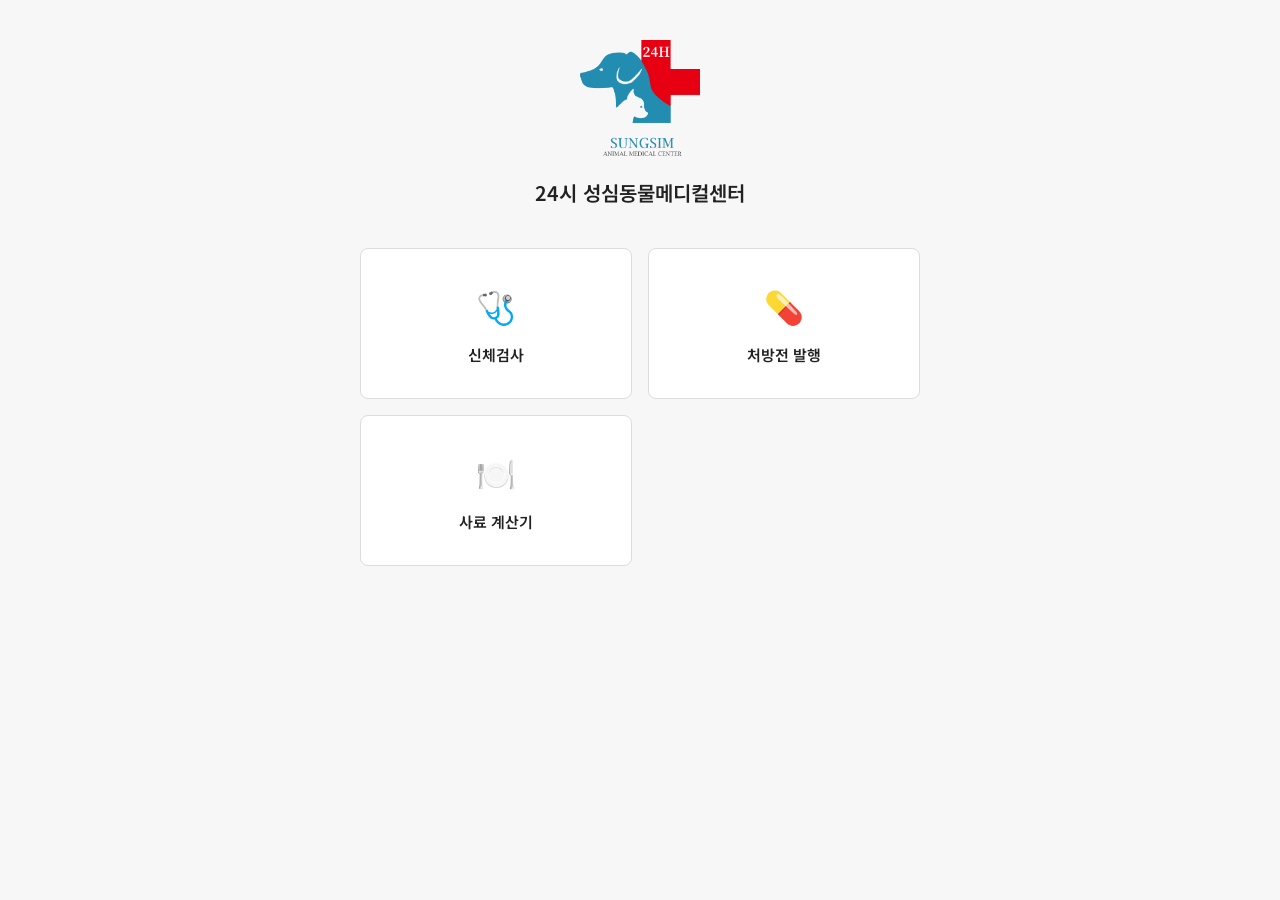
<file: index.html>
<!DOCTYPE html>
<html lang="ko">
<head>
<meta charset="UTF-8">
<meta name="viewport" content="width=device-width, initial-scale=1.0">
<title>24시 성심동물메디컬센터</title>

<link rel="apple-touch-icon" href="로고_사진.png">
<link rel="manifest" href="manifest.json">
<meta name="apple-mobile-web-app-capable" content="yes">
<meta name="apple-mobile-web-app-status-bar-style" content="default">
<meta name="apple-mobile-web-app-title" content="성심EMR">

<link rel="stylesheet" href="css/common.css">

<style>
  /* 홈 화면 전용 레이아웃 */
  .hub-container { padding: 40px 20px; max-width: 600px; margin: 0 auto; }
  .hub-header { text-align: center; margin-bottom: 40px; }
  .hub-logo { width: 120px; margin-bottom: 16px; }
  .hub-title { font-size: 20px; font-weight: 600; color: var(--ink); }
  
  /* 메뉴 그리드: 항목이 2개이므로 깔끔하게 배치 */
  .menu-grid { display: grid; grid-template-columns: repeat(2, 1fr); gap: 16px; }
  .menu-card { 
    background: var(--canvas); border: 1px solid var(--hairline); border-radius: var(--r); 
    padding: 32px 16px; text-align: center; text-decoration: none; color: var(--ink);
    transition: all 0.2s; display: flex; flex-direction: column; align-items: center; gap: 12px;
  }
  .menu-card:hover { border-color: var(--primary); box-shadow: 0 4px 12px rgba(30,140,170,0.1); transform: translateY(-2px); }
  .menu-icon { font-size: 32px; }
  .menu-title { font-size: 15px; font-weight: 600; }
  
  /* 모바일 대응 */
  @media(max-width: 400px) {
    .menu-grid { grid-template-columns: 1fr; }
  }
</style>
</head>
<body>

<div class="hub-container">
  <div class="hub-header">
    <img src="로고_사진.png" alt="성심동물의료센터" class="hub-logo">
    <!-- 수정된 부분: 중복된 <h1> 태그와 괄호 오타를 수정함 -->
    <h1 class="hub-title">24시 성심동물메디컬센터</h1>
  </div>

  <div class="menu-grid">
    <a href="modules/physical_exam.html" class="menu-card">
      <span class="menu-icon">🩺</span>
      <span class="menu-title">신체검사</span>
    </a>
    
    <a href="modules/prescription.html" class="menu-card">
      <span class="menu-icon">💊</span>
      <span class="menu-title">처방전 발행</span>
    </a>
    
    <a href="modules/feed_calculator.html" class="menu-card">
      <span class="menu-icon">🍽️</span>
      <span class="menu-title">사료 계산기</span>
    </a>
  </div>
</div>

</body>
</html>
</file>
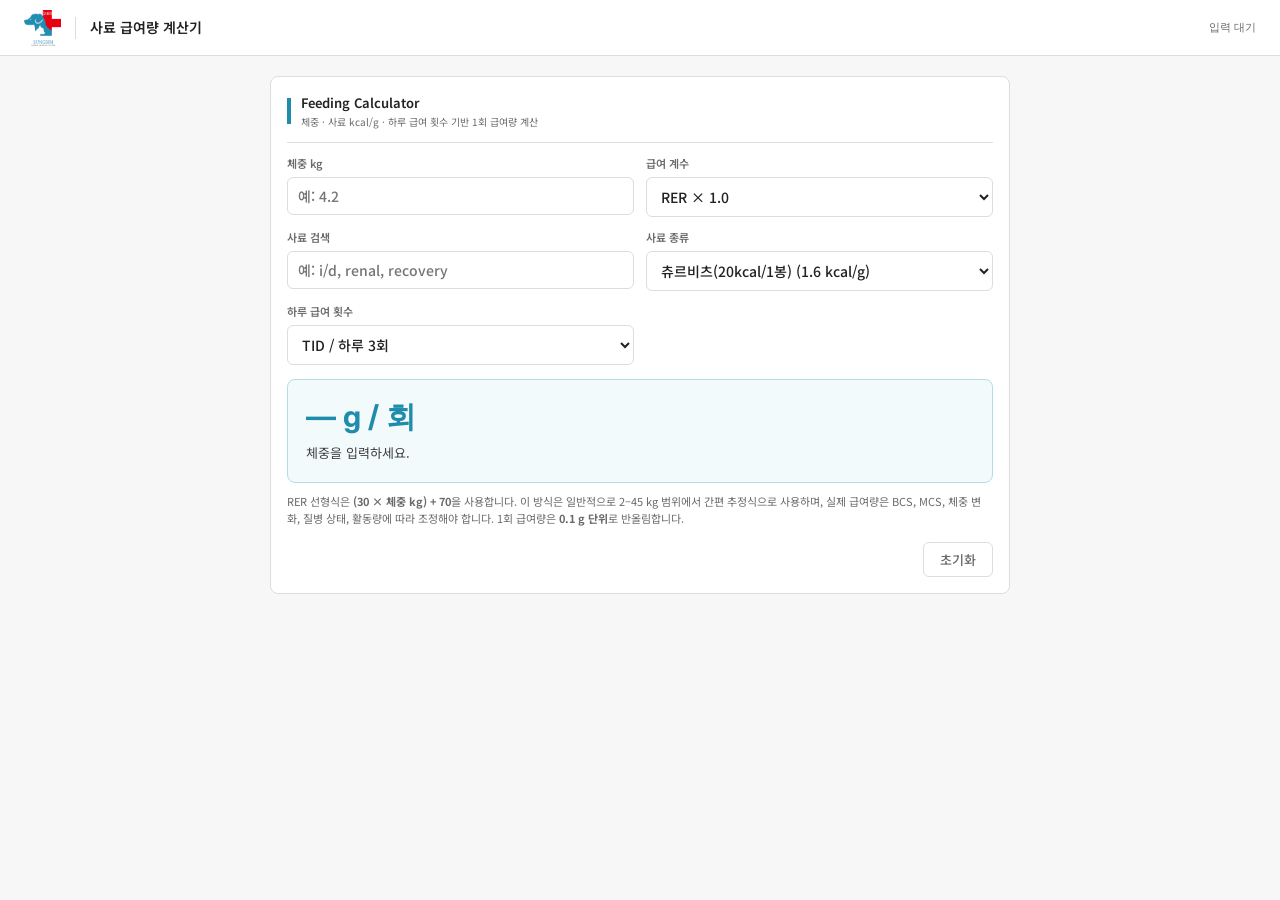
<file: modules/feed_calculator.html>
<!DOCTYPE html>
<html lang="ko">
<head>
<meta charset="UTF-8">
<meta name="viewport" content="width=device-width, initial-scale=1.0">
<title>사료 급여량 계산기 — 성심동물의료센터 EMR</title>
<link rel="apple-touch-icon" href="../로고_사진.png">
<link rel="manifest" href="../manifest.json">
<link rel="stylesheet" href="../css/common.css">
<style>
  .calc-card {
    background: var(--canvas);
    border: 1px solid var(--hairline);
    border-radius: var(--r);
    padding: 16px;
    margin-bottom: 14px;
  }
  .calc-grid {
    display: grid;
    grid-template-columns: 1fr 1fr;
    gap: 12px;
  }
  .calc-field {
    display: flex;
    flex-direction: column;
    gap: 5px;
  }
  .calc-field label {
    font-size: 11px;
    color: var(--muted);
    font-weight: 600;
  }
  .calc-field input,
  .calc-field select {
    background: var(--canvas);
    border: 1px solid var(--hairline);
    color: var(--ink);
    font-family: var(--sans);
    font-size: 14px;
    font-weight: 500;
    padding: 8px 10px;
    border-radius: var(--ri);
    outline: none;
  }
  .calc-field input:focus,
  .calc-field select:focus {
    border-color: var(--primary);
    box-shadow: 0 0 0 2px rgba(30,140,170,.12);
  }
  .result-box {
    background: var(--primary-soft);
    border: 1px solid var(--primary-mid);
    border-radius: var(--r);
    padding: 18px;
    margin-top: 14px;
  }
  .result-main {
    font-size: 30px;
    font-weight: 700;
    color: var(--primary);
    font-family: var(--mono);
    line-height: 1.2;
  }
  .result-sub {
    margin-top: 8px;
    font-size: 13px;
    color: var(--body-c);
    line-height: 1.7;
  }
  .warn {
    background: var(--alert-light);
    border: 1px solid var(--alert-mid);
    color: var(--alert);
    border-radius: var(--ri);
    padding: 10px;
    font-size: 12px;
    line-height: 1.6;
    margin-top: 12px;
    display: none;
  }
  .small-note {
    color: var(--muted);
    font-size: 11px;
    line-height: 1.6;
    margin-top: 10px;
  }
  @media(max-width:580px) {
    .calc-grid { grid-template-columns: 1fr; }
    .result-main { font-size: 25px; }
  }
</style>
</head>
<body>
<header class="app-header">
  <a href="../index.html" class="hdr-left">
    <img src="../로고_사진.png" alt="성심동물의료센터" class="hdr-logo">
    <span class="hdr-div"></span>
    <span class="hdr-title">사료 급여량 계산기</span>
  </a>
  <div class="hdr-right">
    <span class="prog-text" id="statusText">입력 대기</span>
  </div>
</header>

<main class="page">
  <section class="calc-card">
    <div class="sc-hdr" style="padding:0 0 12px 0; border-bottom:1px solid var(--hairline); margin-bottom:12px;">
      <div class="sc-bar"></div>
      <div>
        <div class="sc-tt">Feeding Calculator</div>
        <div class="sc-sub">체중 · 사료 kcal/g · 하루 급여 횟수 기반 1회 급여량 계산</div>
      </div>
    </div>

    <div class="calc-grid">
      <div class="calc-field">
        <label for="bodyWeight">체중 kg</label>
        <input id="bodyWeight" type="number" inputmode="decimal" min="0" step="0.01" placeholder="예: 4.2">
      </div>

      <div class="calc-field">
        <label for="factor">급여 계수</label>
        <select id="factor">
          <option value="1" selected>RER × 1.0</option>
          <option value="1.2">RER × 1.2</option>
          <option value="1.4">RER × 1.4</option>
          <option value="1.6">RER × 1.6</option>
          <option value="1.8">RER × 1.8</option>
          <option value="2">RER × 2.0</option>
          <option value="2.5">RER × 2.5</option>
          <option value="3">RER × 3.0</option>
        </select>
      </div>

      <div class="calc-field">
        <label for="feedSearch">사료 검색</label>
        <input id="feedSearch" type="text" placeholder="예: i/d, renal, recovery">
      </div>

      <div class="calc-field">
        <label for="feedSelect">사료 종류</label>
        <select id="feedSelect"></select>
      </div>

      <div class="calc-field">
        <label for="frequency">하루 급여 횟수</label>
        <select id="frequency">
          <option value="1">SID / 하루 1회</option>
          <option value="2">BID / 하루 2회</option>
          <option value="3" selected>TID / 하루 3회</option>
          <option value="4">QID / 하루 4회</option>
          <option value="5">하루 5회</option>
          <option value="6">하루 6회</option>
        </select>
      </div>
    </div>

    <div class="result-box">
      <div class="result-main" id="mainResult">— g / 회</div>
      <div class="result-sub" id="subResult">체중, 사료, 급여 횟수를 입력하면 계산됩니다.</div>
    </div>

    <div class="warn" id="warnBox"></div>

    <div class="small-note">
      RER 선형식은 <b>(30 × 체중 kg) + 70</b>을 사용합니다. 이 방식은 일반적으로 2–45 kg 범위에서 간편 추정식으로 사용하며, 실제 급여량은 BCS, MCS, 체중 변화, 질병 상태, 활동량에 따라 조정해야 합니다. 1회 급여량은 <b>0.1 g 단위</b>로 반올림합니다.
    </div>

    <div class="btn-row" style="justify-content:flex-end; margin-top:14px;">
      <button class="btn btn-ghost" id="resetBtn">초기화</button>
    </div>
  </section>
</main>

<script src="../js/feed_data.js"></script>
<script>
const ROUND_UNIT = 0.1;

const els = {
  bodyWeight: document.getElementById('bodyWeight'),
  factor: document.getElementById('factor'),
  feedSearch: document.getElementById('feedSearch'),
  feedSelect: document.getElementById('feedSelect'),
  frequency: document.getElementById('frequency'),
  mainResult: document.getElementById('mainResult'),
  subResult: document.getElementById('subResult'),
  warnBox: document.getElementById('warnBox'),
  statusText: document.getElementById('statusText'),
  resetBtn: document.getElementById('resetBtn')
};

function roundTo(value, unit) {
  if (!unit || unit <= 0) return value;
  return Math.round(value / unit) * unit;
}

function formatNumber(value, digits = 1) {
  if (!Number.isFinite(value)) return '—';
  const fixed = value.toFixed(digits);
  return fixed.replace(/\.0$/, '');
}

function getRER(weightKg) {
  return (30 * weightKg) + 70;
}

function getFilteredFeeds() {
  const q = els.feedSearch.value.trim().toLowerCase();
  if (!q) return FEED_LIST;
  return FEED_LIST.filter(feed => feed.name.toLowerCase().includes(q));
}

function renderFeedOptions() {
  const selected = els.feedSelect.value;
  const list = getFilteredFeeds();
  els.feedSelect.innerHTML = '';

  if (list.length === 0) {
    const opt = document.createElement('option');
    opt.value = '';
    opt.textContent = '검색 결과 없음';
    els.feedSelect.appendChild(opt);
    calculate();
    return;
  }

  list.forEach(feed => {
    const opt = document.createElement('option');
    opt.value = feed.name;
    opt.textContent = `${feed.name} (${feed.kcalPerGram} kcal/g)`;
    els.feedSelect.appendChild(opt);
  });

  if ([...els.feedSelect.options].some(option => option.value === selected)) {
    els.feedSelect.value = selected;
  }

  calculate();
}

function getSelectedFeed() {
  return FEED_LIST.find(feed => feed.name === els.feedSelect.value);
}

function calculate() {
  const weight = Number(els.bodyWeight.value);
  const factor = Number(els.factor.value);
  const feed = getSelectedFeed();
  const frequency = Number(els.frequency.value);

  els.warnBox.style.display = 'none';
  els.warnBox.textContent = '';

  if (!weight || weight <= 0) {
    els.mainResult.textContent = '— g / 회';
    els.subResult.textContent = '체중을 입력하세요.';
    els.statusText.textContent = '입력 대기';
    return;
  }

  if (!feed || !frequency || frequency <= 0) {
    els.mainResult.textContent = '— g / 회';
    els.subResult.textContent = '사료와 급여 횟수를 확인하세요.';
    els.statusText.textContent = '입력 대기';
    return;
  }

  const rer = getRER(weight);
  const dailyKcal = rer * factor;
  const dailyGram = dailyKcal / feed.kcalPerGram;
  const perMealRaw = dailyGram / frequency;
  const perMealRounded = roundTo(perMealRaw, ROUND_UNIT);
  const dailyGramRounded = perMealRounded * frequency;
  const dailyKcalRounded = dailyGramRounded * feed.kcalPerGram;

  els.mainResult.textContent = `${formatNumber(perMealRounded, 1)} g / 회`;
  els.subResult.innerHTML =
    `하루 총량 <b>${formatNumber(dailyGramRounded, 1)} g/day</b> · ` +
    `약 <b>${formatNumber(dailyKcalRounded, 0)} kcal/day</b><br>` +
    `RER ${formatNumber(rer, 0)} kcal/day × ${factor} · ` +
    `${feed.name} · ${feed.kcalPerGram} kcal/g · 하루 ${frequency}회`;

  const diff = Math.abs(dailyKcalRounded - dailyKcal);
  if (diff >= 10) {
    els.warnBox.style.display = 'block';
    els.warnBox.textContent = `반올림 때문에 목표 열량과 약 ${formatNumber(diff, 0)} kcal/day 차이가 납니다.`;
  }

  els.statusText.textContent = '계산 완료';
}

function resetAll() {
  els.bodyWeight.value = '';
  els.factor.value = '1';
  els.feedSearch.value = '';
  els.frequency.value = '3';
  renderFeedOptions();
  calculate();
}

[els.bodyWeight, els.factor, els.feedSelect, els.frequency].forEach(el => {
  el.addEventListener('input', calculate);
});

els.feedSearch.addEventListener('input', renderFeedOptions);
els.resetBtn.addEventListener('click', resetAll);

renderFeedOptions();
</script>
</body>
</html>
</file>
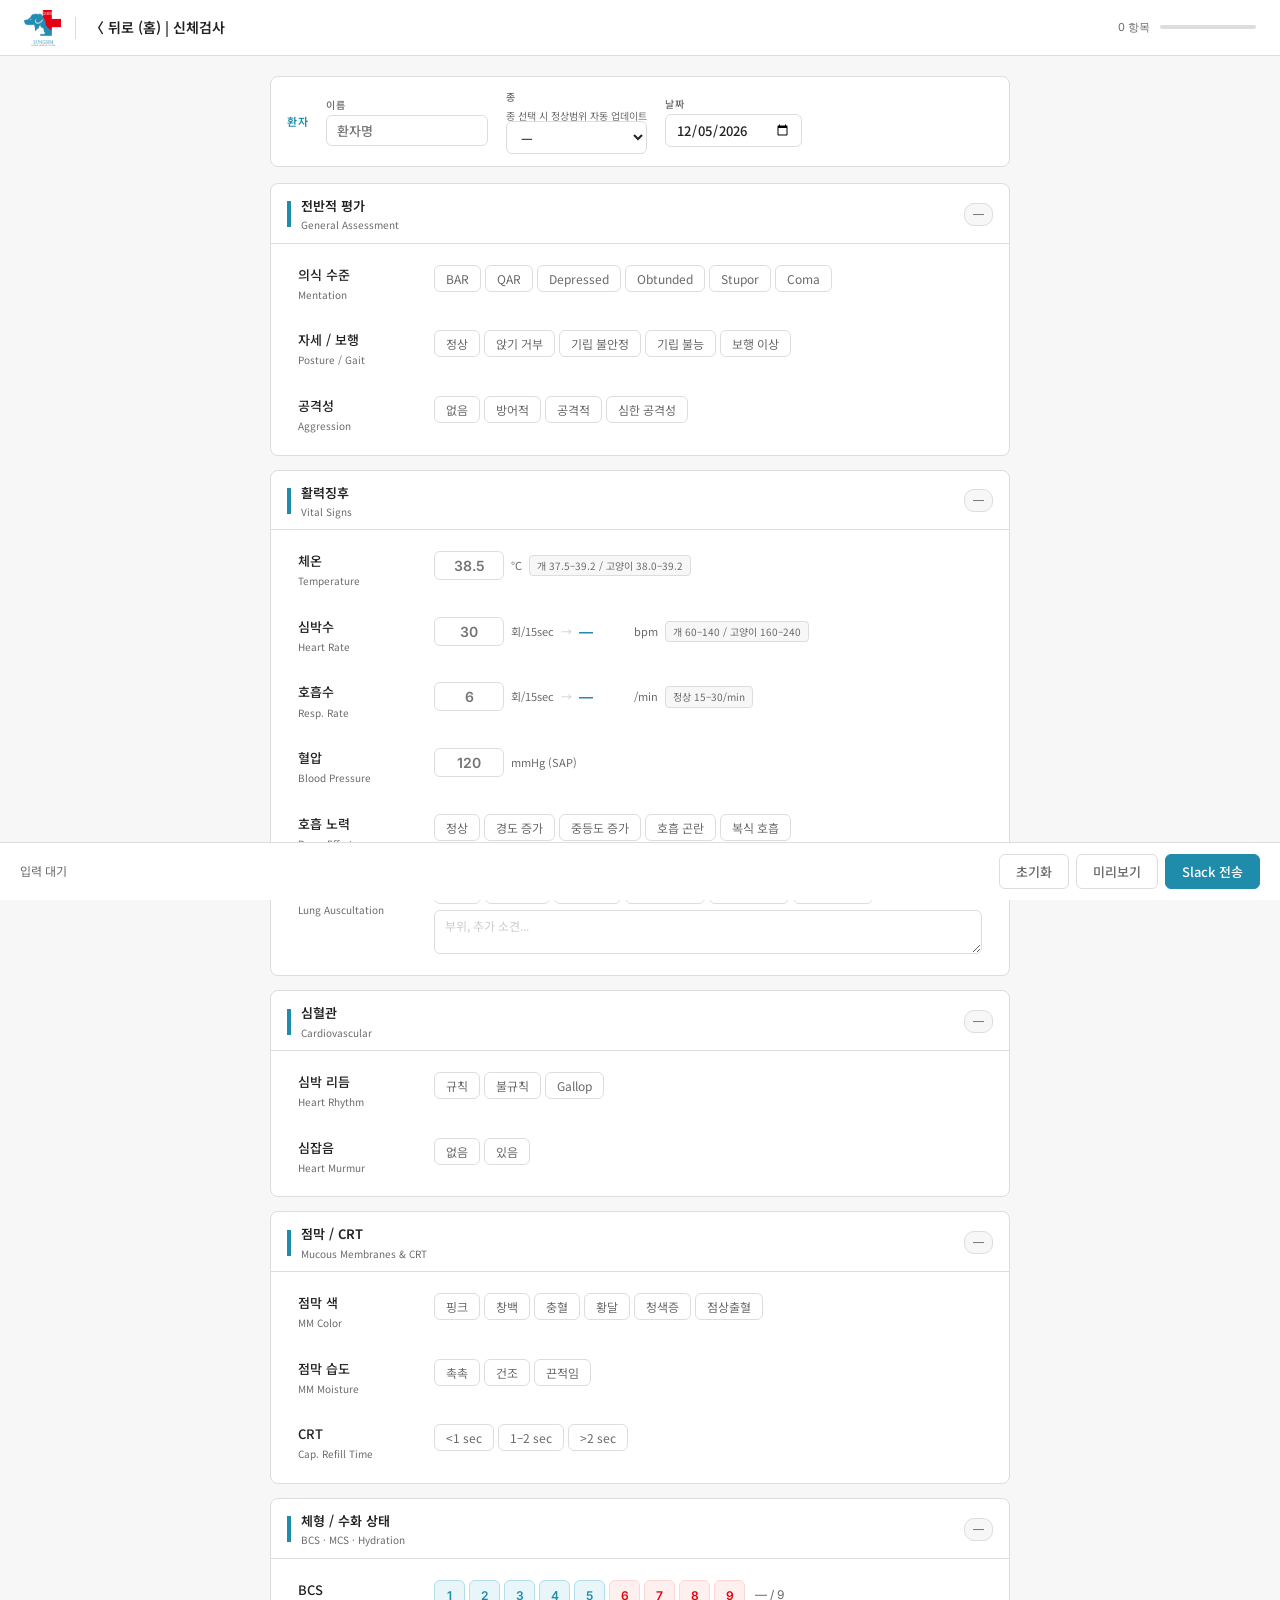
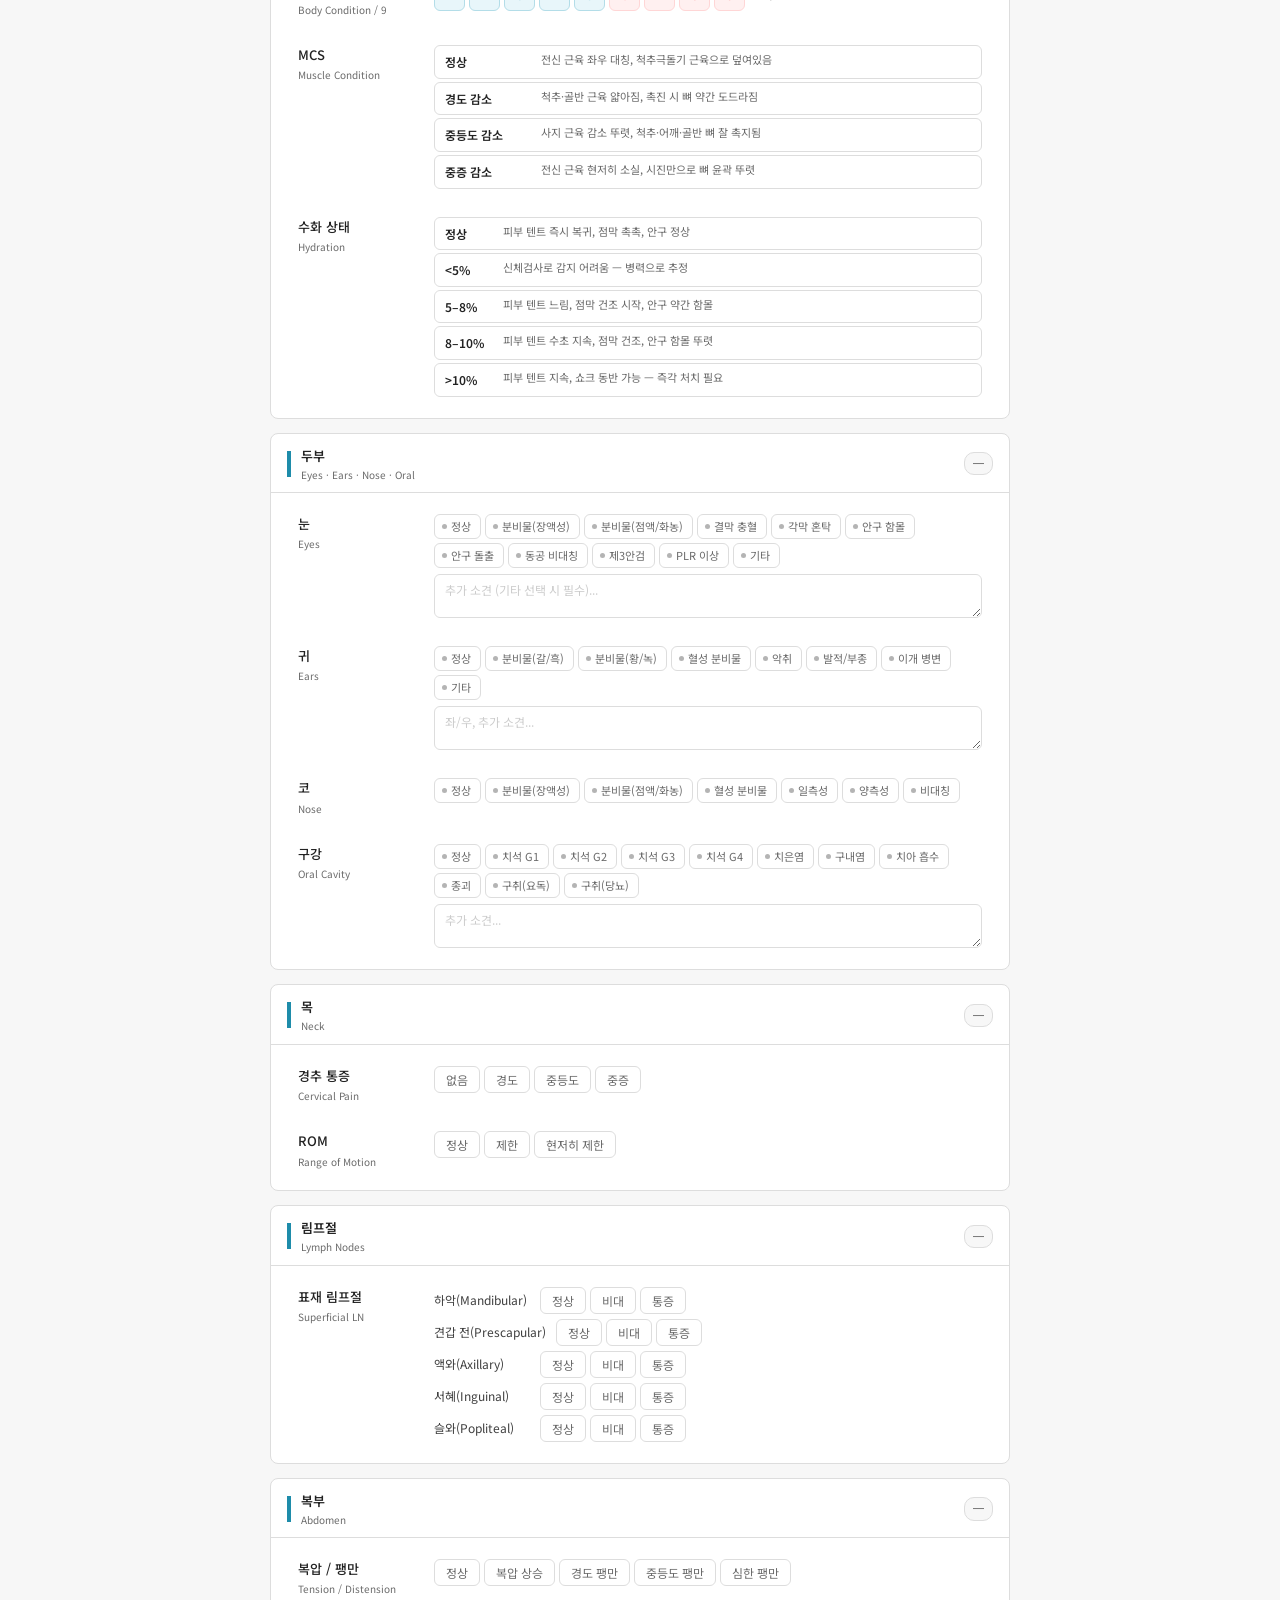
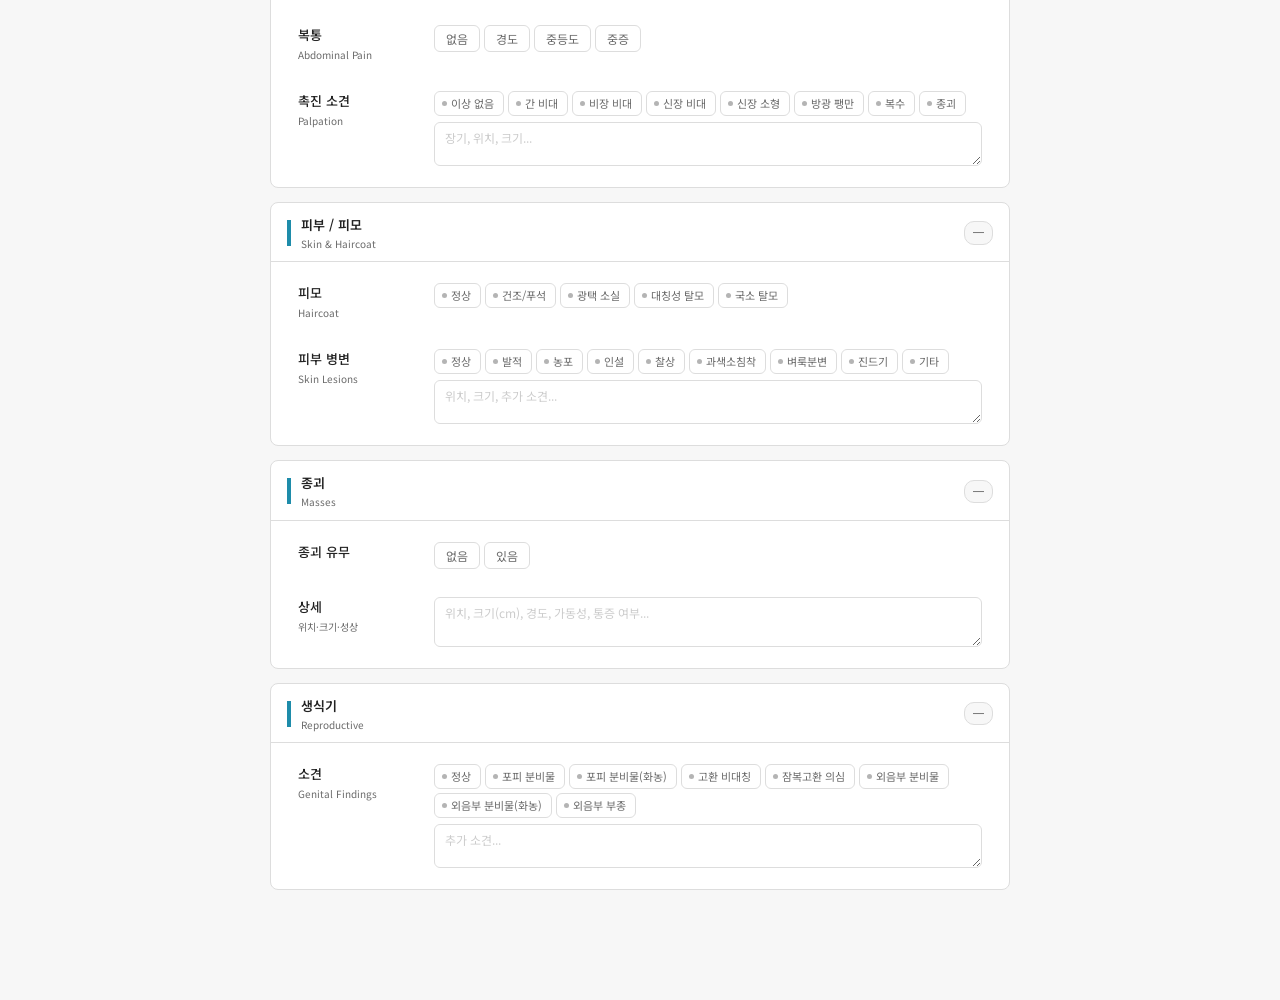
<file: modules/physical_exam.html>
<!DOCTYPE html>
<html lang="ko">
<head>
<meta charset="UTF-8">
<meta name="viewport" content="width=device-width, initial-scale=1.0">
<title>신체검사 — 성심동물의료센터 EMR</title>

<link rel="stylesheet" href="../css/common.css">

<script src="../js/api.js"></script>

</head>
<body>

<header class="app-header">
  <a href="../index.html" class="hdr-left">
    <img src="../로고_사진.png" alt="성심동물의료센터" class="hdr-logo">
    <div class="hdr-div"></div>
    <span class="hdr-title">〈 뒤로 (홈) | 신체검사</span>
  </a>
  <div class="hdr-right">
    <span class="prog-text" id="progText">0 항목</span>
    <div class="prog-bg"><div class="prog-fill" id="progFill"></div></div>
  </div>
</header>

<div class="page">
  <div class="pt-bar">
    <span class="pt-label">환자</span>
    <div class="pt-field">
      <label>이름</label>
      <input type="text" id="ptName" placeholder="환자명" autocomplete="off" style="min-width:90px;" oninput="saveDraft()">
    </div>
    <div class="pt-field">
      <label>종</label>
      <span style="font-size:10px; color:var(--muted); margin-bottom:-5px;">종 선택 시 정상범위 자동 업데이트</span>
      <select id="ptSpecies" onchange="onSpecies(); saveDraft();">
        <option value="">—</option>
        <option value="dog">개</option>
        <option value="cat">고양이</option>
      </select>
    </div>
    <div class="pt-field">
      <label>날짜</label>
      <input type="date" id="ptDate" onchange="saveDraft()">
    </div>
  </div>

  <div class="sc" id="sec-general">
    <div class="sc-hdr"><div class="sc-bar"></div><div><div class="sc-tt">전반적 평가</div><div class="sc-sub">General Assessment</div></div><span class="sc-badge" id="b-general">—</span></div>
    <div class="sc-body">
      <div class="er" id="r-mentation">
        <div><div class="el">의식 수준</div><div class="es">Mentation</div></div>
        <div class="ec"><div class="tg" id="tg-mentation">
          <button class="tog" onclick="T('mentation',this,'BAR',1)">BAR</button>
          <button class="tog" onclick="T('mentation',this,'QAR',1)">QAR</button>
          <button class="tog" onclick="T('mentation',this,'Depressed',0)">Depressed</button>
          <button class="tog" onclick="T('mentation',this,'Obtunded',0)">Obtunded</button>
          <button class="tog" onclick="T('mentation',this,'Stupor',0)">Stupor</button>
          <button class="tog" onclick="T('mentation',this,'Coma',0)">Coma</button>
        </div></div>
      </div>
      <div class="er" id="r-posture">
        <div><div class="el">자세 / 보행</div><div class="es">Posture / Gait</div></div>
        <div class="ec"><div class="tg" id="tg-posture">
          <button class="tog" onclick="T('posture',this,'정상',1)">정상</button>
          <button class="tog" onclick="T('posture',this,'앉기 거부',0)">앉기 거부</button>
          <button class="tog" onclick="T('posture',this,'기립 불안정',0)">기립 불안정</button>
          <button class="tog" onclick="T('posture',this,'기립 불능',0)">기립 불능</button>
          <button class="tog" onclick="T('posture',this,'보행 이상',0)">보행 이상</button>
        </div></div>
      </div>
      <div class="er" id="r-aggression">
        <div><div class="el">공격성</div><div class="es">Aggression</div></div>
        <div class="ec"><div class="tg" id="tg-aggression">
          <button class="tog" onclick="T('aggression',this,'없음',1)">없음</button>
          <button class="tog" onclick="T('aggression',this,'방어적',0)">방어적</button>
          <button class="tog" onclick="T('aggression',this,'공격적',0)">공격적</button>
          <button class="tog" onclick="T('aggression',this,'심한 공격성',0)">심한 공격성</button>
        </div></div>
      </div>
    </div>
  </div>

  <div class="sc" id="sec-vitals">
    <div class="sc-hdr"><div class="sc-bar"></div><div><div class="sc-tt">활력징후</div><div class="sc-sub">Vital Signs</div></div><span class="sc-badge" id="b-vitals">—</span></div>
    <div class="sc-body">
      <div class="er" id="r-temp">
        <div><div class="el">체온</div><div class="es">Temperature</div></div>
        <div class="ec"><div class="nr">
          <input type="number" class="ni" id="i-temp" step=".1" placeholder="38.5" oninput="handleTemp(this)">
          <span class="nu">°C</span>
          <span class="nref" id="ref-temp">개 37.5–39.2 / 고양이 38.0–39.2</span>
        </div></div>
      </div>
      <div class="er" id="r-hr">
        <div><div class="el">심박수</div><div class="es">Heart Rate</div></div>
        <div class="ec"><div class="nr">
          <input type="number" class="ni" id="i-hr15" step="1" min="0" placeholder="30" oninput="handleRate('hr',this)">
          <span class="nu">회/15sec</span>
          <span class="narr">→</span>
          <span class="nconv" id="c-hr">—</span>
          <span class="nu">bpm</span>
          <span class="nref" id="ref-hr">개 60–140 / 고양이 160–240</span>
        </div></div>
      </div>
      <div class="er" id="r-rr">
        <div><div class="el">호흡수</div><div class="es">Resp. Rate</div></div>
        <div class="ec"><div class="nr">
          <input type="number" class="ni" id="i-rr15" step="1" min="0" placeholder="6" oninput="handleRate('rr',this)">
          <span class="nu">회/15sec</span>
          <span class="narr">→</span>
          <span class="nconv" id="c-rr">—</span>
          <span class="nu">/min</span>
          <span class="nref">정상 15–30/min</span>
        </div></div>
      </div>
      <div class="er" id="r-bp">
        <div><div class="el">혈압</div><div class="es">Blood Pressure</div></div>
        <div class="ec"><div class="nr">
          <input type="number" class="ni" id="i-bp" step="1" min="0" placeholder="120" oninput="handleBP(this)">
          <span class="nu">mmHg (SAP)</span>
        </div></div>
      </div>
      <div class="er" id="r-resp_effort">
        <div><div class="el">호흡 노력</div><div class="es">Resp. Effort</div></div>
        <div class="ec"><div class="tg" id="tg-resp_effort">
          <button class="tog" onclick="T('resp_effort',this,'정상',1)">정상</button>
          <button class="tog" onclick="T('resp_effort',this,'경도 증가',0)">경도 증가</button>
          <button class="tog" onclick="T('resp_effort',this,'중등도 증가',0)">중등도 증가</button>
          <button class="tog" onclick="T('resp_effort',this,'호흡 곤란',0)">호흡 곤란</button>
          <button class="tog" onclick="T('resp_effort',this,'복식 호흡',0)">복식 호흡</button>
        </div></div>
      </div>
      <div class="er" id="r-lungs">
        <div><div class="el">폐 청진</div><div class="es">Lung Auscultation</div></div>
        <div class="ec">
          <div class="fw" id="fw-lungs">
            <label class="chip" onclick="C('lungs',this,'정상','n')"><input type="checkbox"><span class="cdot"></span>정상</label>
            <label class="chip" onclick="C('lungs',this,'Crackle','a')"><input type="checkbox"><span class="cdot"></span>Crackle</label>
            <label class="chip" onclick="C('lungs',this,'Wheeze','a')"><input type="checkbox"><span class="cdot"></span>Wheeze</label>
            <label class="chip" onclick="C('lungs',this,'호흡음 감소','a')"><input type="checkbox"><span class="cdot"></span>호흡음 감소</label>
            <label class="chip" onclick="C('lungs',this,'호흡음 소실','a')"><input type="checkbox"><span class="cdot"></span>호흡음 소실</label>
            <label class="chip" onclick="C('lungs',this,'좌우 비대칭','a')"><input type="checkbox"><span class="cdot"></span>좌우 비대칭</label>
          </div>
          <textarea class="mi" id="m-lungs" placeholder="부위, 추가 소견..." rows="1" oninput="saveDraft()"></textarea>
        </div>
      </div>
    </div>
  </div>

  <div class="sc" id="sec-cv">
    <div class="sc-hdr"><div class="sc-bar"></div><div><div class="sc-tt">심혈관</div><div class="sc-sub">Cardiovascular</div></div><span class="sc-badge" id="b-cv">—</span></div>
    <div class="sc-body">
      <div class="er" id="r-heart_rhythm">
        <div><div class="el">심박 리듬</div><div class="es">Heart Rhythm</div></div>
        <div class="ec"><div class="tg" id="tg-heart_rhythm">
          <button class="tog" onclick="T('heart_rhythm',this,'규칙',1)">규칙</button>
          <button class="tog" onclick="T('heart_rhythm',this,'불규칙',0)">불규칙</button>
          <button class="tog" onclick="T('heart_rhythm',this,'Gallop',0)">Gallop</button>
        </div></div>
      </div>
      <div class="er" id="r-murmur">
        <div><div class="el">심잡음</div><div class="es">Heart Murmur</div></div>
        <div class="ec">
          <div class="tg" id="tg-murmur">
            <button class="tog" onclick="selMurmur(this,'없음')">없음</button>
            <button class="tog" onclick="selMurmur(this,'있음')">있음</button>
          </div>
          <div class="grade-w" id="murmur-grade" style="display:none;">
            <span class="glbl">Grade</span>
            <button class="gb" onclick="selGrade(this,1)">1</button>
            <button class="gb" onclick="selGrade(this,2)">2</button>
            <button class="gb" onclick="selGrade(this,3)">3</button>
            <button class="gb" onclick="selGrade(this,4)">4</button>
            <button class="gb" onclick="selGrade(this,5)">5</button>
            <button class="gb" onclick="selGrade(this,6)">6</button>
          </div>
        </div>
      </div>
    </div>
  </div>

  <div class="sc" id="sec-mm">
    <div class="sc-hdr"><div class="sc-bar"></div><div><div class="sc-tt">점막 / CRT</div><div class="sc-sub">Mucous Membranes & CRT</div></div><span class="sc-badge" id="b-mm">—</span></div>
    <div class="sc-body">
      <div class="er" id="r-mm_color">
        <div><div class="el">점막 색</div><div class="es">MM Color</div></div>
        <div class="ec"><div class="tg" id="tg-mm_color">
          <button class="tog" onclick="T('mm_color',this,'핑크',1)">핑크</button>
          <button class="tog" onclick="T('mm_color',this,'창백',0)">창백</button>
          <button class="tog" onclick="T('mm_color',this,'충혈',0)">충혈</button>
          <button class="tog" onclick="T('mm_color',this,'황달',0)">황달</button>
          <button class="tog" onclick="T('mm_color',this,'청색증',0)">청색증</button>
          <button class="tog" onclick="T('mm_color',this,'점상출혈',0)">점상출혈</button>
        </div></div>
      </div>
      <div class="er" id="r-mm_moist">
        <div><div class="el">점막 습도</div><div class="es">MM Moisture</div></div>
        <div class="ec"><div class="tg" id="tg-mm_moist">
          <button class="tog" onclick="T('mm_moist',this,'촉촉',1)">촉촉</button>
          <button class="tog" onclick="T('mm_moist',this,'건조',0)">건조</button>
          <button class="tog" onclick="T('mm_moist',this,'끈적임',0)">끈적임</button>
        </div></div>
      </div>
      <div class="er" id="r-crt">
        <div><div class="el">CRT</div><div class="es">Cap. Refill Time</div></div>
        <div class="ec"><div class="tg" id="tg-crt">
          <button class="tog" onclick="T('crt',this,'<1sec',0)">&lt;1 sec</button>
          <button class="tog" onclick="T('crt',this,'1-2sec',1)">1–2 sec</button>
          <button class="tog" onclick="T('crt',this,'>2sec',0)">&gt;2 sec</button>
        </div></div>
      </div>
    </div>
  </div>

  <div class="sc" id="sec-body">
    <div class="sc-hdr"><div class="sc-bar"></div><div><div class="sc-tt">체형 / 수화 상태</div><div class="sc-sub">BCS · MCS · Hydration</div></div><span class="sc-badge" id="b-body">—</span></div>
    <div class="sc-body">
      <div class="er" id="r-bcs">
        <div><div class="el">BCS</div><div class="es">Body Condition / 9</div></div>
        <div class="ec"><div class="bcs-w">
          <button class="bcs-b bl" id="bcs1" onclick="selBCS(1)">1</button>
          <button class="bcs-b bl" id="bcs2" onclick="selBCS(2)">2</button>
          <button class="bcs-b bl" id="bcs3" onclick="selBCS(3)">3</button>
          <button class="bcs-b bo" id="bcs4" onclick="selBCS(4)">4</button>
          <button class="bcs-b bo" id="bcs5" onclick="selBCS(5)">5</button>
          <button class="bcs-b bh" id="bcs6" onclick="selBCS(6)">6</button>
          <button class="bcs-b bh" id="bcs7" onclick="selBCS(7)">7</button>
          <button class="bcs-b bh" id="bcs8" onclick="selBCS(8)">8</button>
          <button class="bcs-b bh" id="bcs9" onclick="selBCS(9)">9</button>
          <span class="bcs-lbl" id="bcs-lbl">— / 9</span>
        </div></div>
      </div>
      <div class="er" id="r-mcs">
        <div><div class="el">MCS</div><div class="es">Muscle Condition</div></div>
        <div class="ec"><div class="mcs-grid">
          <div class="mcs-opt" onclick="selMCS(this,'정상')"><div class="mcs-g">정상</div><div class="mcs-d">전신 근육 좌우 대칭, 척추극돌기 근육으로 덮여있음</div></div>
          <div class="mcs-opt" onclick="selMCS(this,'경도 감소')"><div class="mcs-g">경도 감소</div><div class="mcs-d">척추·골반 근육 얇아짐, 촉진 시 뼈 약간 도드라짐</div></div>
          <div class="mcs-opt" onclick="selMCS(this,'중등도 감소')"><div class="mcs-g">중등도 감소</div><div class="mcs-d">사지 근육 감소 뚜렷, 척추·어깨·골반 뼈 잘 촉지됨</div></div>
          <div class="mcs-opt" onclick="selMCS(this,'중증 감소')"><div class="mcs-g">중증 감소</div><div class="mcs-d">전신 근육 현저히 소실, 시진만으로 뼈 윤곽 뚜렷</div></div>
        </div></div>
      </div>
      <div class="er" id="r-hydration">
        <div><div class="el">수화 상태</div><div class="es">Hydration</div></div>
        <div class="ec"><div class="hyd-grid">
          <div class="hyd-opt" onclick="selHyd(this,'정상')"><div class="hyd-g">정상</div><div class="hyd-d">피부 텐트 즉시 복귀, 점막 촉촉, 안구 정상</div></div>
          <div class="hyd-opt" onclick="selHyd(this,'<5%')"><div class="hyd-g">&lt;5%</div><div class="hyd-d">신체검사로 감지 어려움 — 병력으로 추정</div></div>
          <div class="hyd-opt" onclick="selHyd(this,'5-8%')"><div class="hyd-g">5–8%</div><div class="hyd-d">피부 텐트 느림, 점막 건조 시작, 안구 약간 함몰</div></div>
          <div class="hyd-opt" onclick="selHyd(this,'8-10%')"><div class="hyd-g">8–10%</div><div class="hyd-d">피부 텐트 수초 지속, 점막 건조, 안구 함몰 뚜렷</div></div>
          <div class="hyd-opt" onclick="selHyd(this,'>10%')"><div class="hyd-g">&gt;10%</div><div class="hyd-d">피부 텐트 지속, 쇼크 동반 가능 — 즉각 처치 필요</div></div>
        </div></div>
      </div>
    </div>
  </div>

  <div class="sc" id="sec-head">
    <div class="sc-hdr"><div class="sc-bar"></div><div><div class="sc-tt">두부</div><div class="sc-sub">Eyes · Ears · Nose · Oral</div></div><span class="sc-badge" id="b-head">—</span></div>
    <div class="sc-body">
      <div class="er" id="r-eyes">
        <div><div class="el">눈</div><div class="es">Eyes</div></div>
        <div class="ec">
          <div class="fw" id="fw-eyes">
            <label class="chip" onclick="C('eyes',this,'정상','n')"><input type="checkbox"><span class="cdot"></span>정상</label>
            <label class="chip" onclick="C('eyes',this,'분비물(장액성)','t')"><input type="checkbox"><span class="cdot"></span>분비물(장액성)</label>
            <label class="chip" onclick="C('eyes',this,'분비물(점액/화농)','a')"><input type="checkbox"><span class="cdot"></span>분비물(점액/화농)</label>
            <label class="chip" onclick="C('eyes',this,'결막 충혈','a')"><input type="checkbox"><span class="cdot"></span>결막 충혈</label>
            <label class="chip" onclick="C('eyes',this,'각막 혼탁','a')"><input type="checkbox"><span class="cdot"></span>각막 혼탁</label>
            <label class="chip" onclick="C('eyes',this,'안구 함몰','a')"><input type="checkbox"><span class="cdot"></span>안구 함몰</label>
            <label class="chip" onclick="C('eyes',this,'안구 돌출','a')"><input type="checkbox"><span class="cdot"></span>안구 돌출</label>
            <label class="chip" onclick="C('eyes',this,'동공 비대칭','a')"><input type="checkbox"><span class="cdot"></span>동공 비대칭</label>
            <label class="chip" onclick="C('eyes',this,'제3안검','t')"><input type="checkbox"><span class="cdot"></span>제3안검</label>
            <label class="chip" onclick="C('eyes',this,'PLR 이상','a')"><input type="checkbox"><span class="cdot"></span>PLR 이상</label>
            <label class="chip" onclick="C('eyes',this,'기타','t')"><input type="checkbox"><span class="cdot"></span>기타</label>
          </div>
          <textarea class="mi" id="m-eyes" placeholder="추가 소견 (기타 선택 시 필수)..." rows="1" oninput="saveDraft()"></textarea>
        </div>
      </div>
      <div class="er" id="r-ears">
        <div><div class="el">귀</div><div class="es">Ears</div></div>
        <div class="ec">
          <div class="fw" id="fw-ears">
            <label class="chip" onclick="C('ears',this,'정상','n')"><input type="checkbox"><span class="cdot"></span>정상</label>
            <label class="chip" onclick="C('ears',this,'분비물(갈/흑)','a')"><input type="checkbox"><span class="cdot"></span>분비물(갈/흑)</label>
            <label class="chip" onclick="C('ears',this,'분비물(황/녹)','a')"><input type="checkbox"><span class="cdot"></span>분비물(황/녹)</label>
            <label class="chip" onclick="C('ears',this,'혈성 분비물','a')"><input type="checkbox"><span class="cdot"></span>혈성 분비물</label>
            <label class="chip" onclick="C('ears',this,'악취','a')"><input type="checkbox"><span class="cdot"></span>악취</label>
            <label class="chip" onclick="C('ears',this,'발적/부종','a')"><input type="checkbox"><span class="cdot"></span>발적/부종</label>
            <label class="chip" onclick="C('ears',this,'이개 병변','a')"><input type="checkbox"><span class="cdot"></span>이개 병변</label>
            <label class="chip" onclick="C('ears',this,'기타','t')"><input type="checkbox"><span class="cdot"></span>기타</label>
          </div>
          <textarea class="mi" id="m-ears" placeholder="좌/우, 추가 소견..." rows="1" oninput="saveDraft()"></textarea>
        </div>
      </div>
      <div class="er" id="r-nose">
        <div><div class="el">코</div><div class="es">Nose</div></div>
        <div class="ec">
          <div class="fw" id="fw-nose">
            <label class="chip" onclick="C('nose',this,'정상','n')"><input type="checkbox"><span class="cdot"></span>정상</label>
            <label class="chip" onclick="C('nose',this,'분비물(장액성)','t')"><input type="checkbox"><span class="cdot"></span>분비물(장액성)</label>
            <label class="chip" onclick="C('nose',this,'분비물(점액/화농)','a')"><input type="checkbox"><span class="cdot"></span>분비물(점액/화농)</label>
            <label class="chip" onclick="C('nose',this,'혈성 분비물','a')"><input type="checkbox"><span class="cdot"></span>혈성 분비물</label>
            <label class="chip" onclick="C('nose',this,'일측성','t')"><input type="checkbox"><span class="cdot"></span>일측성</label>
            <label class="chip" onclick="C('nose',this,'양측성','a')"><input type="checkbox"><span class="cdot"></span>양측성</label>
            <label class="chip" onclick="C('nose',this,'비대칭','a')"><input type="checkbox"><span class="cdot"></span>비대칭</label>
          </div>
        </div>
      </div>
      <div class="er" id="r-oral">
        <div><div class="el">구강</div><div class="es">Oral Cavity</div></div>
        <div class="ec">
          <div class="fw" id="fw-oral">
            <label class="chip" onclick="C('oral',this,'정상','n')"><input type="checkbox"><span class="cdot"></span>정상</label>
            <label class="chip" onclick="C('oral',this,'치석 G1','t')"><input type="checkbox"><span class="cdot"></span>치석 G1</label>
            <label class="chip" onclick="C('oral',this,'치석 G2','t')"><input type="checkbox"><span class="cdot"></span>치석 G2</label>
            <label class="chip" onclick="C('oral',this,'치석 G3','a')"><input type="checkbox"><span class="cdot"></span>치석 G3</label>
            <label class="chip" onclick="C('oral',this,'치석 G4','a')"><input type="checkbox"><span class="cdot"></span>치석 G4</label>
            <label class="chip" onclick="C('oral',this,'치은염','a')"><input type="checkbox"><span class="cdot"></span>치은염</label>
            <label class="chip" onclick="C('oral',this,'구내염','a')"><input type="checkbox"><span class="cdot"></span>구내염</label>
            <label class="chip" onclick="C('oral',this,'치아 흡수','a')"><input type="checkbox"><span class="cdot"></span>치아 흡수</label>
            <label class="chip" onclick="C('oral',this,'종괴','a')"><input type="checkbox"><span class="cdot"></span>종괴</label>
            <label class="chip" onclick="C('oral',this,'구취(요독)','a')"><input type="checkbox"><span class="cdot"></span>구취(요독)</label>
            <label class="chip" onclick="C('oral',this,'구취(당뇨)','a')"><input type="checkbox"><span class="cdot"></span>구취(당뇨)</label>
          </div>
          <textarea class="mi" id="m-oral" placeholder="추가 소견..." rows="1" oninput="saveDraft()"></textarea>
        </div>
      </div>
    </div>
  </div>

  <div class="sc" id="sec-neck">
    <div class="sc-hdr"><div class="sc-bar"></div><div><div class="sc-tt">목</div><div class="sc-sub">Neck</div></div><span class="sc-badge" id="b-neck">—</span></div>
    <div class="sc-body">
      <div class="er" id="r-neck_pain">
        <div><div class="el">경추 통증</div><div class="es">Cervical Pain</div></div>
        <div class="ec"><div class="tg" id="tg-neck_pain">
          <button class="tog" onclick="T('neck_pain',this,'없음',1)">없음</button>
          <button class="tog" onclick="T('neck_pain',this,'경도',0)">경도</button>
          <button class="tog" onclick="T('neck_pain',this,'중등도',0)">중등도</button>
          <button class="tog" onclick="T('neck_pain',this,'중증',0)">중증</button>
        </div></div>
      </div>
      <div class="er" id="r-neck_rom">
        <div><div class="el">ROM</div><div class="es">Range of Motion</div></div>
        <div class="ec"><div class="tg" id="tg-neck_rom">
          <button class="tog" onclick="T('neck_rom',this,'정상',1)">정상</button>
          <button class="tog" onclick="T('neck_rom',this,'제한',0)">제한</button>
          <button class="tog" onclick="T('neck_rom',this,'현저히 제한',0)">현저히 제한</button>
        </div></div>
      </div>
    </div>
  </div>

  <div class="sc" id="sec-lymph">
    <div class="sc-hdr"><div class="sc-bar"></div><div><div class="sc-tt">림프절</div><div class="sc-sub">Lymph Nodes</div></div><span class="sc-badge" id="b-lymph">—</span></div>
    <div class="sc-body">
      <div class="er" id="r-ln">
        <div><div class="el">표재 림프절</div><div class="es">Superficial LN</div></div>
        <div class="ec"><div class="ln-table" id="ln-table"></div></div>
      </div>
    </div>
  </div>

  <div class="sc" id="sec-abdomen">
    <div class="sc-hdr"><div class="sc-bar"></div><div><div class="sc-tt">복부</div><div class="sc-sub">Abdomen</div></div><span class="sc-badge" id="b-abdomen">—</span></div>
    <div class="sc-body">
      <div class="er" id="r-abd_tension">
        <div><div class="el">복압 / 팽만</div><div class="es">Tension / Distension</div></div>
        <div class="ec"><div class="tg" id="tg-abd_tension">
          <button class="tog" onclick="T('abd_tension',this,'정상',1)">정상</button>
          <button class="tog" onclick="T('abd_tension',this,'복압 상승',0)">복압 상승</button>
          <button class="tog" onclick="T('abd_tension',this,'경도 팽만',0)">경도 팽만</button>
          <button class="tog" onclick="T('abd_tension',this,'중등도 팽만',0)">중등도 팽만</button>
          <button class="tog" onclick="T('abd_tension',this,'심한 팽만',0)">심한 팽만</button>
        </div></div>
      </div>
      <div class="er" id="r-abd_pain">
        <div><div class="el">복통</div><div class="es">Abdominal Pain</div></div>
        <div class="ec"><div class="tg" id="tg-abd_pain">
          <button class="tog" onclick="T('abd_pain',this,'없음',1)">없음</button>
          <button class="tog" onclick="T('abd_pain',this,'경도',0)">경도</button>
          <button class="tog" onclick="T('abd_pain',this,'중등도',0)">중등도</button>
          <button class="tog" onclick="T('abd_pain',this,'중증',0)">중증</button>
        </div></div>
      </div>
      <div class="er" id="r-abd_findings">
        <div><div class="el">촉진 소견</div><div class="es">Palpation</div></div>
        <div class="ec">
          <div class="fw" id="fw-abd_findings">
            <label class="chip" onclick="C('abd_findings',this,'이상 없음','n')"><input type="checkbox"><span class="cdot"></span>이상 없음</label>
            <label class="chip" onclick="C('abd_findings',this,'간 비대','a')"><input type="checkbox"><span class="cdot"></span>간 비대</label>
            <label class="chip" onclick="C('abd_findings',this,'비장 비대','a')"><input type="checkbox"><span class="cdot"></span>비장 비대</label>
            <label class="chip" onclick="C('abd_findings',this,'신장 비대','a')"><input type="checkbox"><span class="cdot"></span>신장 비대</label>
            <label class="chip" onclick="C('abd_findings',this,'신장 소형','a')"><input type="checkbox"><span class="cdot"></span>신장 소형</label>
            <label class="chip" onclick="C('abd_findings',this,'방광 팽만','t')"><input type="checkbox"><span class="cdot"></span>방광 팽만</label>
            <label class="chip" onclick="C('abd_findings',this,'복수','a')"><input type="checkbox"><span class="cdot"></span>복수</label>
            <label class="chip" onclick="C('abd_findings',this,'종괴','a')"><input type="checkbox"><span class="cdot"></span>종괴</label>
          </div>
          <textarea class="mi" id="m-abd_findings" placeholder="장기, 위치, 크기..." rows="1" oninput="saveDraft()"></textarea>
        </div>
      </div>
    </div>
  </div>

  <div class="sc" id="sec-skin">
    <div class="sc-hdr"><div class="sc-bar"></div><div><div class="sc-tt">피부 / 피모</div><div class="sc-sub">Skin & Haircoat</div></div><span class="sc-badge" id="b-skin">—</span></div>
    <div class="sc-body">
      <div class="er" id="r-haircoat">
        <div><div class="el">피모</div><div class="es">Haircoat</div></div>
        <div class="ec"><div class="fw" id="fw-haircoat">
          <label class="chip" onclick="C('haircoat',this,'정상','n')"><input type="checkbox"><span class="cdot"></span>정상</label>
          <label class="chip" onclick="C('haircoat',this,'건조/푸석','t')"><input type="checkbox"><span class="cdot"></span>건조/푸석</label>
          <label class="chip" onclick="C('haircoat',this,'광택 소실','t')"><input type="checkbox"><span class="cdot"></span>광택 소실</label>
          <label class="chip" onclick="C('haircoat',this,'대칭성 탈모','a')"><input type="checkbox"><span class="cdot"></span>대칭성 탈모</label>
          <label class="chip" onclick="C('haircoat',this,'국소 탈모','a')"><input type="checkbox"><span class="cdot"></span>국소 탈모</label>
        </div></div>
      </div>
      <div class="er" id="r-skin">
        <div><div class="el">피부 병변</div><div class="es">Skin Lesions</div></div>
        <div class="ec">
          <div class="fw" id="fw-skin">
            <label class="chip" onclick="C('skin',this,'정상','n')"><input type="checkbox"><span class="cdot"></span>정상</label>
            <label class="chip" onclick="C('skin',this,'발적','a')"><input type="checkbox"><span class="cdot"></span>발적</label>
            <label class="chip" onclick="C('skin',this,'농포','a')"><input type="checkbox"><span class="cdot"></span>농포</label>
            <label class="chip" onclick="C('skin',this,'인설','t')"><input type="checkbox"><span class="cdot"></span>인설</label>
            <label class="chip" onclick="C('skin',this,'찰상','a')"><input type="checkbox"><span class="cdot"></span>찰상</label>
            <label class="chip" onclick="C('skin',this,'과색소침착','t')"><input type="checkbox"><span class="cdot"></span>과색소침착</label>
            <label class="chip" onclick="C('skin',this,'벼룩분변','a')"><input type="checkbox"><span class="cdot"></span>벼룩분변</label>
            <label class="chip" onclick="C('skin',this,'진드기','a')"><input type="checkbox"><span class="cdot"></span>진드기</label>
            <label class="chip" onclick="C('skin',this,'기타','t')"><input type="checkbox"><span class="cdot"></span>기타</label>
          </div>
          <textarea class="mi" id="m-skin" placeholder="위치, 크기, 추가 소견..." rows="1" oninput="saveDraft()"></textarea>
        </div>
      </div>
    </div>
  </div>

  <div class="sc" id="sec-masses">
    <div class="sc-hdr"><div class="sc-bar"></div><div><div class="sc-tt">종괴</div><div class="sc-sub">Masses</div></div><span class="sc-badge" id="b-masses">—</span></div>
    <div class="sc-body">
      <div class="er" id="r-masses_yn">
        <div><div class="el">종괴 유무</div></div>
        <div class="ec"><div class="tg" id="tg-masses_yn">
          <button class="tog" onclick="T('masses_yn',this,'없음',1)">없음</button>
          <button class="tog" onclick="T('masses_yn',this,'있음',0)">있음</button>
        </div></div>
      </div>
      <div class="er" id="r-masses_detail">
        <div><div class="el">상세</div><div class="es">위치·크기·성상</div></div>
        <div class="ec"><textarea class="mi" id="m-masses_detail" placeholder="위치, 크기(cm), 경도, 가동성, 통증 여부..." rows="2" oninput="saveDraft()"></textarea></div>
      </div>
    </div>
  </div>

  <div class="sc" id="sec-repro">
    <div class="sc-hdr"><div class="sc-bar"></div><div><div class="sc-tt">생식기</div><div class="sc-sub">Reproductive</div></div><span class="sc-badge" id="b-repro">—</span></div>
    <div class="sc-body">
      <div class="er" id="r-repro">
        <div><div class="el">소견</div><div class="es">Genital Findings</div></div>
        <div class="ec">
          <div class="fw" id="fw-repro">
            <label class="chip" onclick="C('repro',this,'정상','n')"><input type="checkbox"><span class="cdot"></span>정상</label>
            <label class="chip" onclick="C('repro',this,'포피 분비물','t')"><input type="checkbox"><span class="cdot"></span>포피 분비물</label>
            <label class="chip" onclick="C('repro',this,'포피 분비물(화농)','a')"><input type="checkbox"><span class="cdot"></span>포피 분비물(화농)</label>
            <label class="chip" onclick="C('repro',this,'고환 비대칭','a')"><input type="checkbox"><span class="cdot"></span>고환 비대칭</label>
            <label class="chip" onclick="C('repro',this,'잠복고환 의심','a')"><input type="checkbox"><span class="cdot"></span>잠복고환 의심</label>
            <label class="chip" onclick="C('repro',this,'외음부 분비물','t')"><input type="checkbox"><span class="cdot"></span>외음부 분비물</label>
            <label class="chip" onclick="C('repro',this,'외음부 분비물(화농)','a')"><input type="checkbox"><span class="cdot"></span>외음부 분비물(화농)</label>
            <label class="chip" onclick="C('repro',this,'외음부 부종','a')"><input type="checkbox"><span class="cdot"></span>외음부 부종</label>
          </div>
          <textarea class="mi" id="m-repro" placeholder="추가 소견..." rows="1" oninput="saveDraft()"></textarea>
        </div>
      </div>
    </div>
  </div>

</div><div class="bot">
  <span class="bot-stat" id="botStat">입력 대기</span>
  <div class="btn-row">
    <button class="btn btn-ghost btn-d" onclick="resetAll()">초기화</button>
    <button class="btn btn-ghost" onclick="openModal()">미리보기</button>
    <button class="btn btn-p" id="sendBtn" onclick="sendToSlack()">Slack 전송</button>
  </div>
</div>

<div class="modal-ov" id="modal">
  <div class="modal">
    <div class="modal-hdr">
      <span class="modal-title">EMR 붙여넣기 텍스트</span>
      <button class="modal-close" onclick="closeModal()">✕</button>
    </div>
    <textarea class="modal-ta" id="modalTA" readonly></textarea>
    <div id="sendRes" class="send-res"></div>
    <div class="modal-foot">
      <button class="btn btn-ghost" onclick="copyText()">클립보드 복사</button>
      <button class="btn btn-p" id="modalSendBtn" onclick="sendToSlack()">Slack 전송</button>
      <button class="btn btn-ghost" onclick="closeModal()">닫기</button>
    </div>
  </div>
</div>

<script>
const STORAGE_KEY = 'emr_draft_state_exam'; 

// ─── STATE ───────────────────────────────────────────
const S = {};
let species = '';

const LN_KEYS  = ['ln_mand','ln_pre','ln_ax','ln_ing','ln_pop'];
const LN_SHORT = ['하악','견갑 전','액와','서혜','슬와'];
const LN_FULL  = ['하악(Mandibular)','견갑 전(Prescapular)','액와(Axillary)','서혜(Inguinal)','슬와(Popliteal)'];

const SEC_KEYS = {
  general: ['mentation','posture','aggression'],
  vitals:  ['temp','hr','rr','bp','resp_effort','lungs'], 
  cv:      ['heart_rhythm','murmur'],
  mm:      ['mm_color','mm_moist','crt'],
  body:    ['bcs','mcs','hydration'],
  head:    ['eyes','ears','nose','oral'],
  neck:    ['neck_pain','neck_rom'],
  lymph:   LN_KEYS,
  abdomen: ['abd_tension','abd_pain','abd_findings'],
  skin:    ['haircoat','skin'],
  masses:  ['masses_yn'],
  repro:   ['repro'],
};

const ALL_KEYS = Object.values(SEC_KEYS).flat();

function gs(k){ if(!S[k]) S[k]={value:null,memo:'',findings:[],grade:null,per15:null}; return S[k]; }

// ─── INIT & LOCAL STORAGE ─────────────────────────────
window.onload = () => {
  document.getElementById('ptDate').value = new Date().toISOString().split('T')[0];
  buildLN();
  ALL_KEYS.forEach(k => gs(k));
  
  loadDraft();
};

function saveDraft() {
  const draft = {
    ptName: document.getElementById('ptName').value,
    ptSpecies: document.getElementById('ptSpecies').value,
    ptDate: document.getElementById('ptDate').value,
    S: S
  };
  localStorage.setItem(STORAGE_KEY, JSON.stringify(draft));
}

function loadDraft() {
  const raw = localStorage.getItem(STORAGE_KEY);
  if(!raw) return;
  try {
    const data = JSON.parse(raw);
    
    if(data.ptName) document.getElementById('ptName').value = data.ptName;
    if(data.ptDate) document.getElementById('ptDate').value = data.ptDate;
    if(data.ptSpecies) {
      document.getElementById('ptSpecies').value = data.ptSpecies;
      onSpecies();
    }

    if(data.S) {
      Object.assign(S, data.S);
      
      ['temp','hr','rr','bp'].forEach(k => {
        if(!S[k] || S[k].value === null) return;
        const el = document.getElementById(k==='temp'?'i-temp':k==='bp'?'i-bp':'i-'+k+'15');
        if(el) {
            el.value = (k==='hr'||k==='rr') ? S[k].per15 : S[k].value;
            if(k==='temp') handleTemp(el, true);
            else if(k==='bp') handleBP(el, true);
            else handleRate(k, el, true);
        }
      });

      document.querySelectorAll('.mi').forEach(el => {
        const k = el.id.replace('m-','');
        if(S[k] && S[k].memo) el.value = S[k].memo;
      });

      ALL_KEYS.forEach(k => {
        if(!S[k]) return;
        const val = S[k].value;
        const findings = S[k].findings || [];

        const tg = document.getElementById('tg-' + k);
        if(tg && val) {
            tg.querySelectorAll('.tog').forEach(b => {
                if(b.textContent.trim() === val) {
                    const isNorm = NORM_VALS.has(val);
                    b.className = isNorm ? 'tog sn' : 'tog sa';
                    
                    if(k === 'murmur' && val === '있음') {
                        document.getElementById('murmur-grade').style.display = 'flex';
                        if(S[k].grade) {
                            document.querySelectorAll('.gb').forEach(gb => {
                                if(gb.textContent == S[k].grade) gb.className = 'gb gs';
                            });
                        }
                    }
                }
            });
        }

        const fw = document.getElementById('fw-' + k);
        if(fw && findings.length > 0) {
            fw.querySelectorAll('.chip').forEach(c => {
                const txt = c.textContent.trim();
                if(findings.includes(txt)) {
                    c.querySelector('input').checked = true;
                    if (txt === '정상' || txt === '이상 없음') c.className = 'chip cn';
                    else if (txt.includes('기타') || txt.includes('장액성') || txt.includes('일측성') || txt.includes('인설') || txt.includes('과색소') || txt.includes('포피 분비물') || txt.includes('외음부 분비물') || txt.includes('방광 팽만') || txt.includes('치석 G1') || txt.includes('치석 G2')) c.className = 'chip ct'; 
                    else c.className = 'chip ca';
                }
            });
        }

        if(k === 'bcs' && val) {
            const btn = document.getElementById('bcs' + val);
            if(btn) btn.style.cssText += 'outline:2px solid var(--primary);outline-offset:1px;';
            document.getElementById('bcs-lbl').textContent = val + ' / 9';
        }
        if(k === 'mcs' && val) {
            document.querySelectorAll('.mcs-opt').forEach(o => {
                if(o.querySelector('.mcs-g').textContent.trim() === val) {
                    o.className = val === '정상' ? 'mcs-opt mn' : 'mcs-opt ma';
                }
            });
        }
        if(k === 'hydration' && val) {
            document.querySelectorAll('.hyd-opt').forEach(o => {
                if(o.querySelector('.hyd-g').textContent.trim() === val) {
                    o.className = val === '정상' ? 'hyd-opt hn' : 'hyd-opt ha';
                }
            });
        }

        let state = 't';
        if(isAbn(k)) state = 'a';
        else if (val === '정상' || val === '없음' || val === '이상 없음' || findings.includes('정상')) state = 'n';
        if(hasVal(k)) markRow(k, state);
      });
      tick();
    }
  } catch(e) {
    console.error('Draft load error', e);
  }
}

function buildLN(){
  const t = document.getElementById('ln-table');
  t.innerHTML = '';
  LN_KEYS.forEach((k,i) => {
    gs(k);
    const r = document.createElement('div');
    r.className = 'ln-row';
    r.innerHTML = `<span class="ln-name">${LN_FULL[i]}</span>
      <div class="tg" id="tg-${k}">
        <button class="tog" onclick="T('${k}',this,'정상',1)">정상</button>
        <button class="tog" onclick="T('${k}',this,'비대',0)">비대</button>
        <button class="tog" onclick="T('${k}',this,'통증',0)">통증</button>
      </div>`;
    t.appendChild(r);
  });
}

function T(key, btn, val, isNorm){
  gs(key);
  btn.parentElement.querySelectorAll('.tog').forEach(b => b.className='tog');
  btn.className = isNorm ? 'tog sn' : 'tog sa';
  S[key].value = val;
  markRow(key, isNorm ? 'n' : 'a');
  tick();
  saveDraft(); 
}

function C(key, chip, val, type){
  gs(key);
  const fw = chip.closest('.fw') || chip.parentElement;
  const cb = chip.querySelector('input');
  if(type === 'n'){
    fw.querySelectorAll('.chip').forEach(c=>{c.className='chip';c.querySelector('input').checked=false;});
    cb.checked = true; chip.className='chip cn';
    S[key].findings=[val]; S[key].value='정상';
  } else {
    fw.querySelectorAll('.chip').forEach(c=>{
      if([...c.classList].includes('cn')){c.className='chip';c.querySelector('input').checked=false;}
    });
    cb.checked = !cb.checked;
    if(cb.checked) chip.className = type==='a'?'chip ca':'chip ct';
    else chip.className='chip';
    const checked=[];
    fw.querySelectorAll('.chip input:checked').forEach(i=>checked.push(i.closest('.chip').textContent.trim()));
    S[key].findings=checked; S[key].value=checked.length?checked.join(', '):null;
  }
  
  const hasAbn = S[key].findings.some(f=>{
    const c2=[...fw.querySelectorAll('.chip')].find(c=>c.textContent.trim()===f);
    return c2&&c2.classList.contains('ca');
  });
  markRow(key, S[key].value==='정상'||S[key].value==='이상 없음'?'n':hasAbn?'a':'t');
  tick();

  if (cb.checked && val === '기타') {
    const memoEl = document.getElementById('m-' + key);
    if(memoEl) { setTimeout(() => memoEl.focus(), 50); }
  }
  saveDraft();
}

function handleTemp(inp, skipSave = false){
  const val=parseFloat(inp.value);
  gs('temp').value = isNaN(val)?null:val;
  const lo=species==='cat'?38.0:37.5, hi=species==='cat'?39.2:39.2;
  if(!isNaN(val)){
    inp.className=(val<lo||val>hi)?'ni va':'ni vn';
    markRow('temp',(val<lo||val>hi)?'a':'n');
  } else { inp.className='ni'; markRow('temp',null); }
  tick();
  if(!skipSave) saveDraft();
}

function handleRate(key,inp, skipSave = false){
  const p15=parseInt(inp.value);
  if(isNaN(p15)||inp.value===''){
    gs(key).value=null; gs(key).per15=null;
    document.getElementById('c-'+key).textContent='—'; inp.className='ni'; markRow(key,null); tick(); 
    if(!skipSave) saveDraft();
    return;
  }
  const pm=p15*4; gs(key).value=pm; gs(key).per15=p15;
  document.getElementById('c-'+key).textContent=pm;
  let abn=false;
  if(key==='hr'){ const lo=species==='cat'?160:60,hi=species==='cat'?240:140; abn=pm<lo||pm>hi; }
  else { abn=pm<15||pm>30; }
  inp.className=abn?'ni va':'ni vn'; markRow(key,abn?'a':'n'); tick();
  if(!skipSave) saveDraft();
}

function handleBP(inp, skipSave = false){
  const val=parseInt(inp.value);
  gs('bp').value = isNaN(val)?null:val;
  if(!isNaN(val)){
    inp.className=(val<90||val>160)?'ni va':'ni vn';
    markRow('bp',(val<90||val>160)?'a':'n');
  } else { inp.className='ni'; markRow('bp',null); }
  tick();
  if(!skipSave) saveDraft();
}

function selMurmur(btn,val){
  btn.parentElement.querySelectorAll('.tog').forEach(b=>b.className='tog');
  const isNorm=val==='없음';
  btn.className=isNorm?'tog sn':'tog sa';
  gs('murmur').value=val;
  document.getElementById('murmur-grade').style.display=isNorm?'none':'flex';
  markRow('murmur',isNorm?'n':'a'); tick();
  saveDraft();
}
function selGrade(btn,n){
  document.querySelectorAll('.gb').forEach(b=>b.className='gb');
  btn.className='gb gs'; gs('murmur').grade=n;
  saveDraft();
}

function selBCS(n){
  document.querySelectorAll('.bcs-b').forEach(b=>b.style.outline='');
  document.getElementById('bcs'+n).style.cssText+='outline:2px solid var(--primary);outline-offset:1px;';
  document.getElementById('bcs-lbl').textContent=n+' / 9';
  gs('bcs').value=n;
  markRow('bcs',(n>=4&&n<=5)?'n':'a'); tick();
  saveDraft();
}
function selMCS(el,val){
  document.querySelectorAll('.mcs-opt').forEach(o=>o.className='mcs-opt');
  el.className=val==='정상'?'mcs-opt mn':'mcs-opt ma';
  gs('mcs').value=val; markRow('mcs',val==='정상'?'n':'a'); tick();
  saveDraft();
}
function selHyd(el,val){
  document.querySelectorAll('.hyd-opt').forEach(o=>o.className='hyd-opt');
  el.className=val==='정상'?'hyd-opt hn':'hyd-opt ha';
  gs('hydration').value=val; markRow('hydration',val==='정상'?'n':'a'); tick();
  saveDraft();
}

const ROW_MAP={
  temp:'r-temp',hr:'r-hr',rr:'r-rr',bp:'r-bp',resp_effort:'r-resp_effort',lungs:'r-lungs',
  heart_rhythm:'r-heart_rhythm',murmur:'r-murmur',
  mm_color:'r-mm_color',mm_moist:'r-mm_moist',crt:'r-crt',
  bcs:'r-bcs',mcs:'r-mcs',hydration:'r-hydration',
  eyes:'r-eyes',ears:'r-ears',nose:'r-nose',oral:'r-oral',
  neck_pain:'r-neck_pain',neck_rom:'r-neck_rom',
  abd_tension:'r-abd_tension',abd_pain:'r-abd_pain',abd_findings:'r-abd_findings',
  haircoat:'r-haircoat',skin:'r-skin',masses_yn:'r-masses_yn',repro:'r-repro',
  mentation:'r-mentation',posture:'r-posture', aggression:'r-aggression'
};
LN_KEYS.forEach(k=>{ ROW_MAP[k]='r-ln'; });

function markRow(key,state){
  const id=ROW_MAP[key]; if(!id) return;
  const row=document.getElementById(id); if(!row) return;
  row.classList.remove('r-abn','r-noted');
  if(state==='a') row.classList.add('r-abn');
  else if(state==='t') row.classList.add('r-noted');
}

function hasVal(k){
  const s=S[k]; if(!s) return false;
  return (s.value!==null&&s.value!=='') || (s.findings&&s.findings.length>0) || (s.memo&&s.memo.trim());
}
const NORM_VALS=new Set(['정상','없음','BAR','QAR','핑크','촉촉','1-2sec','규칙','이상 없음']);
function isAbn(k){
  const s=S[k]; if(!s||!hasVal(k)) return false;
  if(k==='bcs') return typeof s.value==='number'&&(s.value<4||s.value>5);
  if(typeof s.value==='string' && NORM_VALS.has(s.value)) return false;
  if(s.findings&&s.findings.length===1&&(s.findings[0]==='정상'||s.findings[0]==='이상 없음')) return false;
  return true;
}

function tick(){
  Object.entries(SEC_KEYS).forEach(([sec,keys])=>{
    const tot=keys.length, fil=keys.filter(hasVal).length, bad=keys.some(isAbn);
    const b=document.getElementById('b-'+sec); if(!b) return;
    if(!fil){ b.textContent='—'; b.className='sc-badge'; }
    else if(bad){ b.textContent=fil+'/'+tot; b.className='sc-badge abn'; }
    else if(fil===tot){ b.textContent='완료'; b.className='sc-badge done'; }
    else { b.textContent=fil+'/'+tot; b.className='sc-badge'; }
  });
  const filled=ALL_KEYS.filter(hasVal).length;
  document.getElementById('progText').textContent=filled+' 항목';
  document.getElementById('progFill').style.width=Math.min(Math.round(filled/ALL_KEYS.length*100),100)+'%';
  document.getElementById('botStat').textContent=filled+'개 항목 입력됨';
}

function onSpecies(){
  species=document.getElementById('ptSpecies').value;
  const hr=document.getElementById('ref-hr'),tm=document.getElementById('ref-temp');
  if(hr) hr.textContent=species==='cat'?'고양이 160–240 bpm':species==='dog'?'개 60–140 bpm':'개 60–140 / 고양이 160–240';
  if(tm) tm.textContent=species==='cat'?'고양이 38.0–39.2 °C':species==='dog'?'개 37.5–39.2 °C':'개 37.5–39.2 / 고양이 38.0–39.2';
}

function buildText(){
  const name=document.getElementById('ptName').value||'—';
  const sp=species==='dog'?'개':species==='cat'?'고양이':'—';
  const dt=document.getElementById('ptDate').value||'—';

  const v=k=>S[k]?.value??null;
  const m=k=>S[k]?.memo?.trim()||null;

  const f=k=>{
    let fi=S[k]?.findings || [];
    let memo=S[k]?.memo?.trim();

    if(fi.includes('기타') && memo) {
      fi = fi.filter(x => x !== '기타');
      fi.push(memo);
    }

    return fi.length ? fi.join(', ') : null;
  };

  const vf=k=>f(k)||v(k);

  const isNormalKey = k => hasVal(k) && !isAbn(k);
  const isAbnKey = k => hasVal(k) && isAbn(k);

  const lines=[];

  lines.push('[신체검사] '+dt+' / '+name+' ('+sp+')');
  lines.push('');

  // ─────────────────────────────
  // 1) 기본 필수 확인 항목
  //    정상이어도 입력 여부가 남아야 하는 항목
  // ─────────────────────────────
  const tV = v('temp') ? S['temp'].value + '°C' : '—';
  const pV = v('hr') ? v('hr') + 'bpm' : '—';
  const rV = v('rr') ? v('rr') + '/min' : '—';
  const bV = v('bp') ? v('bp') + 'mmHg' : '—';

  lines.push('■ 기본 확인');
  lines.push(`V/S: T ${tV} | P ${pV} | R ${rV} | BP ${bV}`);

  const basicLines=[];

  if(v('mentation')) {
    basicLines.push('Mentation: '+v('mentation'));
  }

  const ausParts=[];
  if(v('heart_rhythm')) {
    ausParts.push('Heart rhythm '+v('heart_rhythm'));
  }

  if(v('murmur')==='있음') {
    ausParts.push('Murmur 있음'+(S['murmur']?.grade ? ' G'+S['murmur'].grade : ''));
  } else if(v('murmur')==='없음') {
    ausParts.push('Murmur 없음');
  }

  if(vf('lungs')) {
    ausParts.push('Lung '+vf('lungs')+(m('lungs') ? ' ('+m('lungs')+')' : ''));
  }

  if(ausParts.length) {
    basicLines.push('Auscultation: '+ausParts.join(' | '));
  }

  const mmParts=[];
  if(v('mm_color')) mmParts.push('MM color '+v('mm_color'));
  if(v('mm_moist')) mmParts.push('MM moisture '+v('mm_moist'));
  if(v('crt')) mmParts.push('CRT '+v('crt'));

  if(mmParts.length) {
    basicLines.push('MM/CRT: '+mmParts.join(' | '));
  }

  const bodyParts=[];
  if(v('hydration')) bodyParts.push('Hydration '+v('hydration'));
  if(v('bcs')) bodyParts.push('BCS '+v('bcs')+'/9');
  if(v('mcs')) bodyParts.push('MCS '+v('mcs'));

  if(bodyParts.length) {
    basicLines.push('Body: '+bodyParts.join(' | '));
  }

  basicLines.forEach(x=>lines.push(x));

  // ─────────────────────────────
  // 2) 특이/이상 소견
  //    정상 생략 대상도 이상이면 반드시 출력
  // ─────────────────────────────
  const abnLines=[];

  // 전반적 평가
  if(isAbnKey('posture')) abnLines.push('자세/보행: '+v('posture'));
  if(isAbnKey('aggression')) abnLines.push('공격성: '+v('aggression'));

  // V/S 이상
  if(isAbnKey('temp')) abnLines.push('체온: '+tV);
  if(isAbnKey('hr')) abnLines.push('맥박/심박수: '+pV);
  if(isAbnKey('rr')) abnLines.push('호흡수: '+rV);
  if(isAbnKey('bp')) abnLines.push('혈압: '+bV);

  // Mentation 이상
  if(isAbnKey('mentation')) abnLines.push('Mentation: '+v('mentation'));

  // 심장/폐 청진 이상
  if(isAbnKey('heart_rhythm')) abnLines.push('심박 리듬: '+v('heart_rhythm'));
  if(v('murmur')==='있음') {
    abnLines.push('심잡음: 있음'+(S['murmur']?.grade ? ' G'+S['murmur'].grade : ''));
  }
  if(isAbnKey('lungs')) {
    abnLines.push('폐 청진: '+vf('lungs')+(m('lungs') ? ' ('+m('lungs')+')' : ''));
  }

  // MM/CRT 이상
  if(isAbnKey('mm_color')) abnLines.push('점막색: '+v('mm_color'));
  if(isAbnKey('mm_moist')) abnLines.push('점막 건조도: '+v('mm_moist'));
  if(isAbnKey('crt')) abnLines.push('CRT: '+v('crt'));

  // 체형/수화 이상
  if(isAbnKey('hydration')) abnLines.push('탈수평가: '+v('hydration'));
  if(isAbnKey('bcs')) abnLines.push('BCS: '+v('bcs')+'/9');
  if(isAbnKey('mcs')) abnLines.push('MCS: '+v('mcs'));

  // 호흡노력
  if(isAbnKey('resp_effort')) {
    abnLines.push('호흡노력: '+v('resp_effort'));
  }

  // 두부
  if(isAbnKey('eyes')) {
    abnLines.push('눈: '+vf('eyes')+(m('eyes') ? ' ('+m('eyes')+')' : ''));
  }
  if(isAbnKey('ears')) {
    abnLines.push('귀: '+vf('ears')+(m('ears') ? ' ('+m('ears')+')' : ''));
  }
  if(isAbnKey('nose')) {
    abnLines.push('코: '+vf('nose'));
  }
  if(isAbnKey('oral')) {
    abnLines.push('구강: '+vf('oral')+(m('oral') ? ' ('+m('oral')+')' : ''));
  }

  // 목
  if(isAbnKey('neck_pain')) {
    abnLines.push('경추통증: '+v('neck_pain'));
  }
  if(isAbnKey('neck_rom')) {
    abnLines.push('경추 ROM: '+v('neck_rom'));
  }

  // 림프절
  const lnAbn = LN_KEYS.map((k,i)=>{
    const val=v(k);
    if(!val || !isAbnKey(k)) return null;
    return LN_SHORT[i]+'('+val+')';
  }).filter(Boolean);

  if(lnAbn.length) {
    abnLines.push('림프절: '+lnAbn.join(', '));
  }

  // 복부
  const abdParts=[];
  if(isAbnKey('abd_tension')) {
    abdParts.push('복압/팽만 '+v('abd_tension'));
  }
  if(isAbnKey('abd_pain')) {
    abdParts.push('복통 '+v('abd_pain'));
  }
  if(isAbnKey('abd_findings')) {
    abdParts.push('촉진 '+vf('abd_findings')+(m('abd_findings') ? ' ('+m('abd_findings')+')' : ''));
  }

  if(abdParts.length) {
    abnLines.push('복부: '+abdParts.join(' | '));
  }

  // 피부/피모
  // 피모는 정상이면 생략, 이상이면 표시
  const skinParts=[];
  if(isAbnKey('haircoat')) {
    skinParts.push('피모 '+vf('haircoat'));
  }
  if(isAbnKey('skin')) {
    skinParts.push('피부 '+vf('skin')+(m('skin') ? ' ('+m('skin')+')' : ''));
  }

  if(skinParts.length) {
    abnLines.push('피부/피모: '+skinParts.join(' | '));
  }

  // 종괴
  if(v('masses_yn')==='있음') {
    abnLines.push('종괴: '+(m('masses_detail') || '상세내용 없음'));
  }

  // 생식기
  // 정상이면 생략, 이상이면 표시
  if(isAbnKey('repro')) {
    abnLines.push('생식기: '+vf('repro')+(m('repro') ? ' ('+m('repro')+')' : ''));
  }

  if(abnLines.length){
    lines.push('');
    lines.push('■ 특이/이상 소견');
    abnLines.forEach(x=>lines.push('- '+x));
  }

  // ─────────────────────────────
  // 3) 정상이어도 “입력했다”는 사실만 남길 항목
  //    단, 기본 확인에서 이미 자세히 표시한 항목은 중복 제거
  // ─────────────────────────────
  const checkedNormalItems=[];

  const addNormal = (k, label) => {
    if(isNormalKey(k)) checkedNormalItems.push(label);
  };

  // 이미 ■ 기본 확인에 상세 표시되는 항목은 여기서 제외:
  // mentation, temp, hr, rr, bp, heart_rhythm, murmur, lungs,
  // crt, mm_color, mm_moist, hydration, bcs, mcs

  // 정상이어도 생략하기로 한 항목:
  // posture, aggression, haircoat, repro

  // 그 외 정상 확인을 남기고 싶은 항목만 여기에 포함
  addNormal('resp_effort', '호흡노력');
  addNormal('eyes', '눈');
  addNormal('ears', '귀');
  addNormal('nose', '코');
  addNormal('oral', '구강');
  addNormal('neck_pain', '경추통증');
  addNormal('neck_rom', '경추ROM');

  LN_KEYS.forEach((k,i)=>{
    if(isNormalKey(k)) checkedNormalItems.push('LN-'+LN_SHORT[i]);
  });

  addNormal('abd_tension', '복압/팽만');
  addNormal('abd_pain', '복통');
  addNormal('abd_findings', '복부촉진');

  if(v('masses_yn')==='없음') {
    checkedNormalItems.push('종괴');
  }

  if(checkedNormalItems.length){
    lines.push('');
    lines.push('■ 정상 확인');
    lines.push(checkedNormalItems.join(', '));
  }

  // ─────────────────────────────
  // 4) 입력 항목 수
  // ─────────────────────────────
  const checkedCount = ALL_KEYS.filter(hasVal).length;
  const totalCount = ALL_KEYS.length;

  lines.push('');
  lines.push(`입력 항목: ${checkedCount}/${totalCount}`);

  return lines.join('\n');
}

function openModal(){
  document.getElementById('modalTA').value=buildText();
  document.getElementById('sendRes').style.display='none';
  document.getElementById('modal').classList.add('open');
}
function closeModal(){ document.getElementById('modal').classList.remove('open'); }
function copyText(){
  const ta=document.getElementById('modalTA'); ta.select(); document.execCommand('copy');
  const b=event.target; b.textContent='복사됨 ✓'; setTimeout(()=>b.textContent='클립보드 복사',1500);
}

async function sendToSlack(){
  if(!document.getElementById('modal').classList.contains('open')){ openModal(); return; }
  const text=buildText();
  const s=document.getElementById('sendBtn'), ms=document.getElementById('modalSendBtn'), res=document.getElementById('sendRes');
  [s,ms].forEach(b=>{if(b)b.classList.add('btn-sending');});
  
  try {
    await sendToSlackAPI('exam', text);
    res.textContent='✓ Slack 전송 완료'; res.className='send-res ok'; res.style.display='block';
    setTimeout(()=>{res.style.display='none';},3000);
  } catch(e){
    res.textContent='전송 실패: '+e.message; res.className='send-res err'; res.style.display='block';
  } finally {
    [s,ms].forEach(b=>{if(b)b.classList.remove('btn-sending');});
  }
}

function resetAll(){
  if(!confirm('모든 입력을 초기화하시겠습니까?')) return;
  
  localStorage.removeItem(STORAGE_KEY);

  ALL_KEYS.forEach(k=>{S[k]={value:null,memo:'',findings:[],grade:null,per15:null};});
  document.getElementById('ptName').value = '';
  document.getElementById('ptSpecies').value = '';
  document.querySelectorAll('.tog').forEach(b=>b.className='tog');
  document.querySelectorAll('.chip').forEach(c=>{c.className='chip';c.querySelector('input').checked=false;});
  document.querySelectorAll('.mcs-opt').forEach(o=>o.className='mcs-opt');
  document.querySelectorAll('.hyd-opt').forEach(o=>o.className='hyd-opt');
  document.querySelectorAll('.bcs-b').forEach(b=>b.style.outline='');
  document.querySelectorAll('.ni').forEach(i=>{i.value='';i.className='ni';});
  document.querySelectorAll('.mi').forEach(t=>t.value='');
  document.getElementById('bcs-lbl').textContent='— / 9';
  document.getElementById('c-hr').textContent='—';
  document.getElementById('c-rr').textContent='—';
  document.getElementById('murmur-grade').style.display='none';
  document.querySelectorAll('.er').forEach(r=>r.classList.remove('r-abn','r-noted'));
  document.querySelectorAll('.sc-badge').forEach(b=>{b.textContent='—';b.className='sc-badge';});
  document.getElementById('progFill').style.width='0%';
  document.getElementById('progText').textContent='0 항목';
  document.getElementById('botStat').textContent='입력 대기';
  document.getElementById('ptDate').value=new Date().toISOString().split('T')[0];
  onSpecies();
}

document.addEventListener('input',e=>{
  if(e.target.classList.contains('mi')){
    const key=e.target.id.replace('m-','');
    if(key) { gs(key).memo=e.target.value; tick(); saveDraft(); }
  }
});
</script>
</body>
</html>
</file>
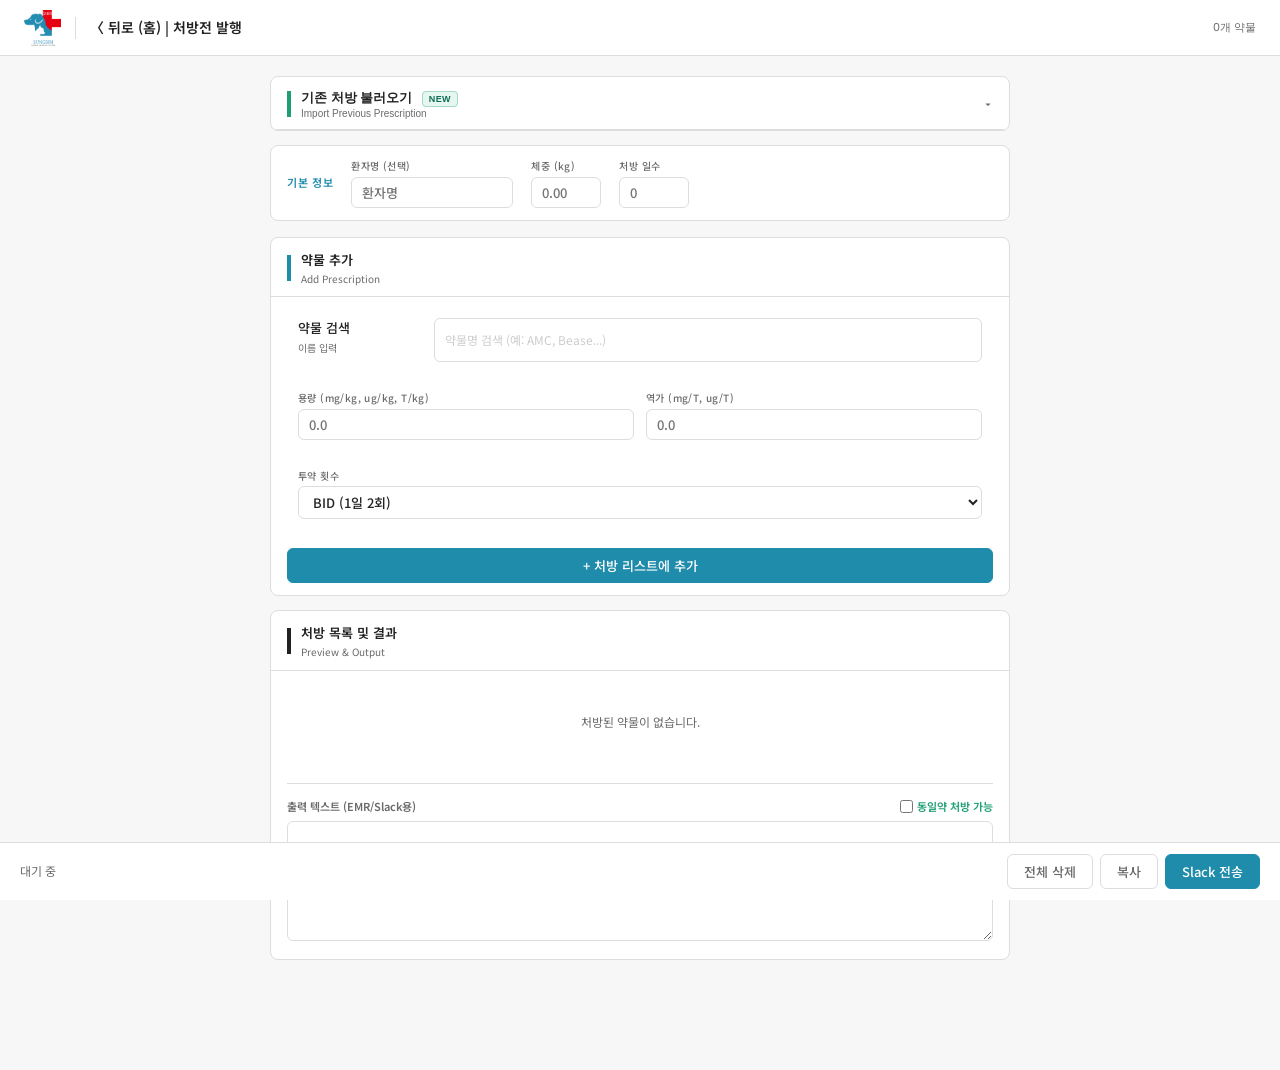
<file: modules/prescription.html>
<!DOCTYPE html>
<html lang="ko">
<head>
<meta charset="UTF-8">
<meta name="viewport" content="width=device-width, initial-scale=1.0">
<title>처방전 발행 — 성심동물의료센터 EMR</title>

<link rel="stylesheet" href="../css/common.css">
<script src="../js/api.js"></script>
<script src="../js/drugs.js"></script>

<style>
/* 자동완성 검색창 전용 스타일 */
.ac-wrap { position: relative; width: 100%; }
.ac-list {
  position: absolute; top: 100%; left: 0; right: 0; z-index: 99;
  background: var(--canvas); border: 1px solid var(--hairline-dark);
  max-height: 200px; overflow-y: auto; border-radius: var(--rb);
  box-shadow: 0 4px 12px rgba(0,0,0,0.1); display: none; margin-top: 4px;
}
.ac-item { padding: 10px 12px; font-size: 13px; cursor: pointer; border-bottom: 1px solid var(--hairline); }
.ac-item:last-child { border-bottom: none; }
.ac-item:hover { background: var(--surface-soft); color: var(--primary); }
.ac-item strong { color: var(--ink); }

/* 처방 목록 */
.rx-item {
  background: var(--surface-soft); border: 1px solid var(--hairline);
  border-radius: var(--r); padding: 12px; margin-bottom: 8px;
}
.rx-item-top { display: flex; justify-content: space-between; align-items: flex-start; margin-bottom: 8px; }
.rx-name { font-size: 13px; font-weight: 600; color: var(--ink); }
.rx-detail { font-size: 11px; color: var(--muted); margin-top: 2px; }
.rx-calc {
  background: var(--canvas); border: 1px dashed var(--hairline-dark); border-radius: 4px;
  padding: 6px 8px; font-family: var(--mono); font-size: 11px; color: var(--muted);
  display: flex; justify-content: space-between;
}
.rx-calc strong { color: var(--primary); }
.del-btn { color: var(--muted); cursor: pointer; background: none; border: none; font-size: 16px; line-height: 1; padding: 0 4px; }
.del-btn:hover { color: var(--alert); }

/* 상태 뱃지 */
.badge-sync { font-size: 10px; background: #FFF4E5; border: 1px solid #FFE0B2; color: #E65100; padding: 2px 6px; border-radius: 4px; display: none; }
.badge-sync.show { display: inline-block; }

/* ── 정품/가품 선택 UI ── */
.grade-wrap {
  display: none;
  margin-top: 10px;
  padding: 10px 12px;
  background: #FFFBF0;
  border: 1px solid #FFE0B2;
  border-radius: var(--r);
}
.grade-wrap.show { display: block; }
.grade-label { font-size: 11px; font-weight: 600; color: #E65100; margin-bottom: 8px; }
.grade-btns { display: flex; gap: 6px; }
.grade-btn {
  flex: 1; padding: 7px 0; font-size: 12px; font-weight: 600;
  border: 1px solid var(--hairline-dark); border-radius: var(--r);
  background: var(--canvas); color: var(--muted); cursor: pointer;
  transition: all 0.15s;
}
.grade-btn:hover { border-color: #E65100; color: #E65100; }
.grade-btn.selected-정품 { background: #E8F5E9; border-color: #66BB6A; color: #2E7D32; }
.grade-btn.selected-가품 { background: #FFF3E0; border-color: #FFA726; color: #E65100; }

/* ── 기존 처방 불러오기 섹션 전용 스타일 ── */
.sc-collapsible .sc-body {
  display: none;
}
.sc-collapsible.is-open .sc-body {
  display: block;
}

.sc-hdr-btn {
  background: none; border: none; cursor: pointer;
  display: flex; align-items: center; gap: 0; width: 100%; padding: 0;
  text-align: left;
}
.sc-chevron {
  margin-left: auto;
  font-size: 12px;
  color: var(--muted);
  transition: transform 0.2s ease;
  padding-right: 2px;
}
.sc-collapsible.is-open .sc-chevron {
  transform: rotate(180deg);
}

.new-badge {
  font-size: 9px; background: #E6F7F1; border: 1px solid #A3D9C5;
  color: #0F6E56; padding: 2px 6px; border-radius: 4px;
  font-weight: 600; letter-spacing: 0.3px; margin-left: 6px;
  vertical-align: middle;
}

.import-result {
  margin-top: 10px;
  background: #F0FBF7;
  border: 1px solid #A3D9C5;
  border-radius: var(--r);
  padding: 10px 12px;
  display: none;
}
.import-result.show { display: block; }
.import-result-title {
  font-size: 11px; font-weight: 600; color: #0F6E56; margin-bottom: 8px;
}
.import-drug-row {
  display: flex; justify-content: space-between; align-items: center;
  background: var(--canvas); border: 1px solid var(--hairline);
  border-radius: 4px; padding: 6px 8px; margin-bottom: 5px;
}
.import-drug-row:last-child { margin-bottom: 0; }
.import-drug-name { font-size: 12px; font-weight: 600; color: var(--ink); }
.import-drug-detail { font-size: 10px; color: var(--muted); margin-top: 1px; }
.import-drug-status { font-size: 10px; color: #1D9E75; font-weight: 500; }

.import-error {
  margin-top: 8px;
  background: #FFF5F5;
  border: 1px solid #FFCDD2;
  border-radius: var(--r);
  padding: 8px 12px;
  font-size: 11px;
  color: #C62828;
  display: none;
}
.import-error.show { display: block; }
</style>
</head>
<body>

<header class="app-header">
  <a href="../index.html" class="hdr-left">
    <img src="../로고_사진.png" alt="성심동물의료센터" class="hdr-logo">
    <div class="hdr-div"></div>
    <span class="hdr-title">〈 뒤로 (홈) | 처방전 발행</span>
  </a>
  <div class="hdr-right">
    <span class="prog-text" id="rxCount">0개 약물</span>
  </div>
</header>

<div class="page">

  <div class="sc sc-collapsible" id="importSection">
    <div class="sc-hdr">
      <button class="sc-hdr-btn" onclick="toggleImportSection()" aria-expanded="false" aria-controls="importBody">
        <div class="sc-bar" style="background: #1D9E75;"></div>
        <div style="margin-left: 10px;">
          <div class="sc-tt">
            기존 처방 불러오기
            <span class="new-badge">NEW</span>
          </div>
          <div class="sc-sub">Import Previous Prescription</div>
        </div>
        <span class="sc-chevron">▾</span>
      </button>
    </div>

    <div class="sc-body" id="importBody">
      <div class="er">
        <div>
          <div class="el">처방전 텍스트</div>
          <div class="es">이전 출력 결과를 그대로 붙여넣기</div>
        </div>
        <div class="ec">
          <textarea
            id="importText"
            class="mi"
            style="height: 100px; font-family: var(--mono); font-size: 12px;"
            placeholder="예시:
Rx)
엘리 / 7.5kg
AMC 12.5mg/kg BID 2.5T/125mg(2.45)
Bease 0.05T/kg BID 1T(0.75)
Bromeline 0.1T/kg SID 0.75T(0.75)
PO for 5 days"></textarea>
        </div>
      </div>

      <div style="display: flex; gap: 8px; margin-top: 4px;">
        <button class="btn btn-ghost btn-d" style="flex: 0 0 auto;" onclick="clearImport()">초기화</button>
        <button class="btn btn-p" style="flex: 1;" onclick="parseAndImport()">약물 추출 후 목록에 추가</button>
      </div>

      <div id="importResult" class="import-result">
        <div class="import-result-title" id="importResultTitle"></div>
        <div id="importDrugList"></div>
      </div>

      <div id="importError" class="import-error"></div>
    </div>
  </div>
  <div class="pt-bar">
    <span class="pt-label">기본 정보</span>
    <div class="pt-field">
      <label>환자명 (선택)</label>
      <input type="text" id="ptName" placeholder="환자명" autocomplete="off" style="min-width:70px;">
    </div>
    <div class="pt-field">
      <label>체중 (kg)</label>
      <input type="number" id="weight" step="0.01" placeholder="0.00" oninput="render()" style="width:70px;">
    </div>
    <div class="pt-field">
      <label>처방 일수</label>
      <input type="number" id="days" placeholder="0" oninput="render()" style="width:70px;">
    </div>
  </div>

  <div class="sc">
    <div class="sc-hdr">
      <div class="sc-bar"></div>
      <div><div class="sc-tt">약물 추가</div><div class="sc-sub">Add Prescription</div></div>
    </div>
    <div class="sc-body">
      <div class="er">
        <div><div class="el">약물 검색</div><div class="es">이름 입력</div></div>
        <div class="ec ac-wrap">
          <input type="text" class="mi" id="drugSearch" placeholder="약물명 검색 (예: AMC, Bease...)" autocomplete="off">
          <div id="suggestionBox" class="ac-list"></div>
        </div>
      </div>

      <div class="er" style="display: grid; grid-template-columns: repeat(auto-fit, minmax(120px, 1fr)); gap: 12px; align-items: start;">
        <div class="pt-field">
          <label>용량 (mg/kg, ug/kg, T/kg)</label>
          <input type="number" id="dosage" step="0.001" placeholder="0.0" style="width: 100%;">
        </div>
        <div class="pt-field">
          <label>역가 (mg/T, ug/T)</label>
          <input type="number" id="potency" step="0.001" placeholder="0.0" style="width: 100%;">
        </div>
      </div>

      <div class="er" style="display: grid; grid-template-columns: repeat(auto-fit, minmax(120px, 1fr)); gap: 12px; align-items: start;">
        <div class="pt-field">
          <label>투약 횟수</label>
          <select id="freq" onchange="toggleTiming()" style="width: 100%;">
            <option value="BID">BID (1일 2회)</option>
            <option value="SID">SID (1일 1회)</option>
            <option value="TID">TID (1일 3회)</option>
          </select>
        </div>
        <div class="pt-field" id="timingContainer" style="display:none;">
          <label>SID 타이밍</label>
          <select id="timing" style="width: 100%;">
            <option value="오전">오전</option>
            <option value="오후">오후</option>
            <option value="저녁">저녁</option>
          </select>
        </div>
      </div>

      <div class="grade-wrap" id="gradeWrap">
        <div class="grade-label" id="gradeLabel">정품 / 가품 선택</div>
        <div class="grade-btns" id="gradeBtns"></div>
      </div>

      <button class="btn btn-p" style="margin-top:10px;" onclick="addDrug()">+ 처방 리스트에 추가</button>
    </div>
  </div>

  <div class="sc">
    <div class="sc-hdr">
      <div class="sc-bar" style="background:var(--ink);"></div>
      <div><div class="sc-tt">처방 목록 및 결과</div><div class="sc-sub">Preview & Output</div></div>
      <span id="syncBadge" class="badge-sync">SID 동기화 적용됨</span>
    </div>

    <div class="sc-body">
      <div id="drugList" style="min-height:80px; max-height:280px; overflow-y:auto;">
        <div style="text-align:center; padding:30px 0; color:var(--muted); font-size:12px;">처방된 약물이 없습니다.</div>
      </div>

      <div style="margin-top:10px; border-top:1px solid var(--hairline); padding-top:14px;">
        <div style="display:flex; justify-content:space-between; align-items:center; margin-bottom:6px;">
          <div style="font-size:11px; font-weight:600; color:var(--muted);">출력 텍스트 (EMR/Slack용)</div>
          <label style="font-size:11px; font-weight:600; color:#1D9E75; display:flex; align-items:center; gap:4px; cursor:pointer;">
            <input type="checkbox" id="chkGeneric" onchange="render()" style="margin:0;">
            동일약 처방 가능
          </label>
        </div>
        <textarea id="outputText" class="mi" style="height:120px; font-family:var(--mono);" readonly></textarea>
      </div>
    </div>
  </div>
</div>

<div class="bot">
  <span class="bot-stat" id="botStat">대기 중</span>
  <div class="btn-row">
    <button class="btn btn-ghost btn-d" onclick="clearAll()">전체 삭제</button>
    <button class="btn btn-ghost" onclick="copyToClipboard()">복사</button>
    <button class="btn btn-p" id="sendBtn" onclick="sendToSlack()">Slack 전송</button>
  </div>
</div>

<script>
let prescribedDrugs = [];

// ════════════════════════════════════════════
// 기존 처방 불러오기 — 섹션 토글
// ════════════════════════════════════════════
function toggleImportSection() {
  const section = document.getElementById('importSection');
  const btn = section.querySelector('.sc-hdr-btn');
  const isOpen = section.classList.toggle('is-open');
  btn.setAttribute('aria-expanded', isOpen);
}

// ════════════════════════════════════════════
// 기존 처방 불러오기 — 파서 핵심 로직
// ════════════════════════════════════════════
function parsePrescriptionText(rawText) {
  const lines = rawText.split('\n').map(l => l.trim()).filter(l => l.length > 0);
  const drugs = [];
  const errors = [];

  const skipPatterns = [
    /^PO\s+for/i,
    /^\[처방전\]/,
    /^Rx\)/i,
    /^\d+(\.\d+)?kg$/,
    /\/\s*[\d.]+\s*kg/i,
    /^\[동일약/ // 파싱할 때 이 문구는 무시하도록 추가
  ];

  const normalRegex = /^(.+?)\s+([\d.]+)(mg|ug)\/kg\s+(BID|SID|TID)(?:\s+(오전|오후|저녁))?\s+[\d.]+T\/([\d.]+)(mg|ug)(?:\([\d.]+\))?$/i;
  // T/kg 포맷을 통합 처리하기 위한 정규식 (Bease, Bromeline 등)
  const tPerKgRegex = /^(.+?)\s+([\d.]+)T\/kg\s+(BID|SID|TID)(?:\s+(오전|오후|저녁))?\s+[\d.]+T(?:\([\d.]+\))?$/i;

  lines.forEach((line, idx) => {
    if (skipPatterns.some(p => p.test(line))) return;

    let match = line.match(normalRegex);
    if (match) {
      const [, name, dosage, dosageUnit, freq, timing, potency, potencyUnit] = match;
      drugs.push({
        name: name.trim(),
        dosage: parseFloat(dosage),
        potency: parseFloat(potency),
        freq: freq.toUpperCase(),
        timing: timing || '',
      });
      return;
    }

    match = line.match(tPerKgRegex);
    if (match && (line.toLowerCase().includes('bease') || line.toLowerCase().includes('bromeline'))) {
      const [, name, dosage, freq, timing] = match;
      drugs.push({
        name: name.trim(),
        dosage: parseFloat(dosage),
        potency: 1, // dummy
        freq: freq.toUpperCase(),
        timing: timing || ''
      });
      return;
    }

    if (/(kg|Total)/i.test(line)) {
      errors.push(`줄 ${idx + 1}: "${line}"`);
    }
  });

  return { drugs, errors };
}

function parseAndImport() {
  const raw = document.getElementById('importText').value.trim();
  const resultBox = document.getElementById('importResult');
  const errorBox = document.getElementById('importError');
  const drugListEl = document.getElementById('importDrugList');
  const titleEl = document.getElementById('importResultTitle');

  resultBox.classList.remove('show');
  errorBox.classList.remove('show');

  if (!raw) {
    errorBox.textContent = '텍스트를 먼저 붙여넣어 주세요.';
    errorBox.classList.add('show');
    return;
  }

  const { drugs, errors } = parsePrescriptionText(raw);

  if (drugs.length === 0) {
    let msg = '인식 가능한 약물을 찾지 못했습니다.\n이 프로그램에서 생성한 처방전 텍스트인지 확인해주세요.';
    if (errors.length > 0) msg += '\n\n파싱 실패 줄:\n' + errors.join('\n');
    errorBox.textContent = msg;
    errorBox.style.whiteSpace = 'pre-line';
    errorBox.classList.add('show');
    return;
  }

  drugs.forEach(newDrug => {
    const existingIdx = prescribedDrugs.findIndex(d => d.name === newDrug.name);
    if (existingIdx >= 0) {
      prescribedDrugs[existingIdx] = newDrug;
    } else {
      prescribedDrugs.push(newDrug);
    }
  });

  titleEl.textContent = `✓ ${drugs.length}개 약물 인식 — 체중·일수를 확인 후 재계산됩니다`;

  let previewHtml = '';
  drugs.forEach(d => {
    const nLower = d.name.toLowerCase();
    let unit = d.name.includes('(ug)') ? 'ug' : 'mg';
    const timingStr = d.timing ? ` · ${d.timing}` : '';
    let detailStr = "";
    
    if (nLower.includes('bromeline') || nLower.includes('bease')) {
        detailStr = `${d.dosage}T/kg · ${d.freq}${timingStr} · 역가 없음`;
    } else {
        detailStr = `${d.dosage}${unit}/kg · ${d.freq}${timingStr} · 역가 ${d.potency}${unit}`;
    }

    previewHtml += `
      <div class="import-drug-row">
        <div>
          <div class="import-drug-name">${d.name}</div>
          <div class="import-drug-detail">${detailStr}</div>
        </div>
        <div class="import-drug-status">추가됨 ✓</div>
      </div>
    `;
  });

  if (errors.length > 0) {
    previewHtml += `<div style="font-size:10px; color: var(--muted); margin-top:6px;">⚠ ${errors.length}개 줄은 형식 불일치로 건너뜀</div>`;
  }

  drugListEl.innerHTML = previewHtml;
  resultBox.classList.add('show');

  // 파싱할 때 동일약 처방 가능 문구가 있었다면 체크박스 체크해주기
  if (raw.includes('[동일약 처방 문의 전화시 동일약 처방 가능]')) {
    document.getElementById('chkGeneric').checked = true;
  }

  render();
}

function clearImport() {
  document.getElementById('importText').value = '';
  document.getElementById('importResult').classList.remove('show');
  document.getElementById('importError').classList.remove('show');
}

// ════════════════════════════════════════════
// 특수 약물 연동을 위한 UI 동적 제어 기능 강화 (Bease, Bromeline 동일 적용)
// ════════════════════════════════════════════

const drugSearchInput = document.getElementById('drugSearch');
const suggestionBox = document.getElementById('suggestionBox');

drugSearchInput.addEventListener('input', function() {
  const val = this.value.toLowerCase().trim();
  suggestionBox.innerHTML = '';

  if (!val) { 
      suggestionBox.style.display = 'none'; 
      resetInputs();
      return; 
  }

  // Bromeline/Bease T/kg 로직 통합
  if (val.includes('bromeline') || val.includes('bease')) {
      document.getElementById('dosage').disabled = false;
      document.getElementById('potency').disabled = true;
      document.getElementById('dosage').placeholder = "T/kg 입력";
      document.getElementById('potency').placeholder = "역가제외";
  } else {
      resetInputs();
  }

  hideGradeSelector();

  // 자동완성 로직
  if(typeof DRUG_DB !== 'undefined') {
      const filtered = DRUG_DB.filter(d => d.name.toLowerCase().includes(val));

      if (filtered.length > 0) {
        suggestionBox.style.display = 'block';
        filtered.slice(0, 10).forEach(drug => {
          const div = document.createElement('div');
          div.className = 'ac-item';
          
          let unit = drug.name.includes('(ug)') ? 'ug' : 'mg';
          let potencyDisplay = drug.potency ? `${drug.potency}${unit}` : '역가없음';
          
          if(drug.name.toLowerCase().includes('bromeline') || drug.name.toLowerCase().includes('bease')) {
              potencyDisplay = 'T/kg 입력';
          }
          
          div.innerHTML = `<strong>${drug.name}</strong> (${potencyDisplay})`;
          div.addEventListener('click', function() {
            drugSearchInput.value = drug.name;
            const nLower = drug.name.toLowerCase();
            
            // 클릭 시 역가 및 용량 UI 강제 세팅 (T/kg 통합)
            if (nLower.includes('bromeline') || nLower.includes('bease')) {
                document.getElementById('dosage').disabled = false;
                document.getElementById('potency').disabled = true;
                // Bease는 0.05, Bromeline은 빈칸 유지
                document.getElementById('dosage').value = nLower.includes('bease') ? 0.05 : "";
                document.getElementById('potency').value = "";
                document.getElementById('dosage').placeholder = "T/kg 입력";
                document.getElementById('potency').placeholder = "역가제외";
            } else {
                resetInputs();
                document.getElementById('potency').value = drug.potency;
            }
            
            suggestionBox.style.display = 'none';
            showGradeSelector(drug);
          });
          suggestionBox.appendChild(div);
        });
      } else {
        suggestionBox.style.display = 'none';
      }
  }
});

function resetInputs() {
    document.getElementById('dosage').disabled = false;
    document.getElementById('potency').disabled = false;
    document.getElementById('dosage').placeholder = "0.0";
    document.getElementById('potency').placeholder = "0.0";
}

document.addEventListener('click', function(e) {
  if (e.target !== drugSearchInput) suggestionBox.style.display = 'none';
});

// ── 정품/가품 선택 UI 제어 ──
function showGradeSelector(drug) {
  const wrap = document.getElementById('gradeWrap');
  const label = document.getElementById('gradeLabel');
  const btnsEl = document.getElementById('gradeBtns');

  if (!drug.grades || drug.grades.length === 0) {
    wrap.classList.remove('show');
    return;
  }

  label.textContent = `${drug.name} — 정품 / 가품 선택 (필수)`;
  btnsEl.innerHTML = '';

  drug.grades.forEach(grade => {
    const btn = document.createElement('button');
    btn.className = 'grade-btn';
    btn.textContent = grade;
    btn.dataset.grade = grade;
    btn.addEventListener('click', function() {
      btnsEl.querySelectorAll('.grade-btn').forEach(b => {
        b.className = 'grade-btn';
      });
      this.classList.add(`selected-${grade}`);
    });
    btnsEl.appendChild(btn);
  });

  wrap.classList.add('show');
}

function hideGradeSelector() {
  document.getElementById('gradeWrap').classList.remove('show');
  document.getElementById('gradeBtns').innerHTML = '';
}

function getSelectedGrade() {
  const selected = document.querySelector('.grade-btn[class*="selected-"]');
  return selected ? selected.dataset.grade : null;
}

// 2. 입력 UI 제어
function toggleTiming() {
  const freq = document.getElementById('freq').value;
  const container = document.getElementById('timingContainer');
  container.style.display = (freq === 'SID') ? 'flex' : 'none';
}

function addDrug() {
  const weight = parseFloat(document.getElementById('weight').value);
  const days = parseInt(document.getElementById('days').value);

  if (!weight || !days) {
    alert("상단의 '체중'과 '처방 일수'를 먼저 입력해주세요.");
    return;
  }

  const name = drugSearchInput.value.trim();
  let dosage = parseFloat(document.getElementById('dosage').value);
  let potency = parseFloat(document.getElementById('potency').value);
  let freq = document.getElementById('freq').value;
  let timing = freq === 'SID' ? document.getElementById('timing').value : "";

  if (!name) {
    alert("약물 이름을 정확히 입력해주세요.");
    return;
  }

  const nLower = name.toLowerCase();

  // 특수 약물에 대한 필수값 검증 예외 처리 (Bypass)
  if (nLower.includes('bromeline') || nLower.includes('bease')) {
      if (isNaN(dosage)) {
          alert(`${name}의 처방 용량(T/kg)을 직접 입력해주세요.`);
          return;
      }
      potency = 1; // 역가 무시용 더미값
  } else {
      if (isNaN(dosage) || isNaN(potency)) {
        alert("약물 이름, 용량, 역가를 정확히 입력해주세요.");
        return;
      }
  }

  const gradeWrap = document.getElementById('gradeWrap');
  const grade = getSelectedGrade();
  if (gradeWrap.classList.contains('show') && !grade) {
    alert("정품 또는 가품을 선택해주세요.");
    return;
  }

  prescribedDrugs.push({ name, dosage, potency, freq, timing, grade: grade || null });

  // 추가 완료 후 UI 초기화
  drugSearchInput.value = "";
  document.getElementById('dosage').value = "";
  document.getElementById('potency').value = "";
  resetInputs();
  hideGradeSelector();
  drugSearchInput.focus();

  render();
}

function removeDrug(index) {
  prescribedDrugs.splice(index, 1);
  render();
}

function clearAll() {
  if (confirm("모든 처방 목록을 초기화하시겠습니까?")) {
    prescribedDrugs = [];
    document.getElementById('chkGeneric').checked = false; // 💡 폼 초기화 시 체크박스 초기화
    render();
  }
}

// 3. 계산 로직
function calculateFinalQty(rawQty) {
  const step = 0.25;
  const base = Math.floor(rawQty / step) * step;
  const remainder = rawQty - base;
  return (remainder <= 0.05) ? base : base + step;
}

// 4. 렌더링
function render() {
  const weight = parseFloat(document.getElementById('weight').value) || 0;
  const days = parseInt(document.getElementById('days').value) || 0;
  const ptName = document.getElementById('ptName').value.trim();

  const listDiv = document.getElementById('drugList');
  const outputDiv = document.getElementById('outputText');
  const badge = document.getElementById('syncBadge');

  document.getElementById('rxCount').textContent = prescribedDrugs.length + '개 약물';

  if (prescribedDrugs.length === 0) {
    listDiv.innerHTML = '<div style="text-align:center; padding:30px 0; color:var(--muted); font-size:12px;">처방된 약물이 없습니다.</div>';
    outputDiv.value = "";
    badge.classList.remove('show');
    return;
  }

  const hasSid = prescribedDrugs.some(d => d.freq === 'SID');
  if (hasSid) badge.classList.add('show');
  else badge.classList.remove('show');

  let listHtml = "";
  let textOutput = "Rx)\n" + (ptName ? `${ptName} / ${weight}kg\n` : `${weight}kg\n`);

  prescribedDrugs.forEach((drug, index) => {
    let totalRaw = 0;
    let finalQty = 0;
    let listDetailText = "";
    let outputLine = "";

    const nLower = drug.name.toLowerCase();
    const gradeTag = drug.grade ? `[${drug.grade}] ` : '';
    let unit = drug.name.includes('(ug)') ? 'ug' : 'mg';

    // Bromeline과 Bease 모두 동일한 T/kg 로직 적용
    if (nLower.includes('bromeline') || nLower.includes('bease')) {
        const unitT = weight * drug.dosage; 
        let fNum = drug.freq === "BID" ? 2 : (drug.freq === "TID" ? 3 : 1);
        let multiplier = hasSid ? days : days * fNum;
        totalRaw = unitT * multiplier;
        finalQty = calculateFinalQty(totalRaw);
        listDetailText = `${drug.dosage}T/kg | ${drug.freq} ${drug.timing ? '('+drug.timing+')' : ''}`;
        outputLine = `${drug.name} ${gradeTag}${drug.dosage}T/kg ${drug.freq} ${drug.timing ? drug.timing + ' ' : ''}${finalQty}T(${Number(totalRaw.toFixed(2))})`;
    } else {
        const unitT = (weight * drug.dosage) / drug.potency;
        let fNum = drug.freq === "BID" ? 2 : (drug.freq === "TID" ? 3 : 1);
        let multiplier = hasSid ? days : days * fNum;
        totalRaw = unitT * multiplier;
        finalQty = calculateFinalQty(totalRaw);
        listDetailText = `${drug.dosage}${unit}/kg | ${drug.freq} ${drug.timing ? '('+drug.timing+')' : ''}`;
        outputLine = `${drug.name} ${gradeTag}${drug.dosage}${unit}/kg ${drug.freq} ${drug.timing ? drug.timing + ' ' : ''}${finalQty}T/${drug.potency}${unit}(${Number(totalRaw.toFixed(2))})`;
    }

    listHtml += `
      <div class="rx-item">
        <div class="rx-item-top">
          <div>
            <div class="rx-name">${drug.name}${drug.grade ? ` <span style="font-size:10px; font-weight:500; padding:1px 5px; border-radius:3px; background:${drug.grade === '정품' ? '#E8F5E9' : '#FFF3E0'}; color:${drug.grade === '정품' ? '#2E7D32' : '#E65100'}; border:1px solid ${drug.grade === '정품' ? '#A5D6A7' : '#FFCC80'};">${drug.grade}</span>` : ''}</div>
            <div class="rx-detail">${listDetailText}</div>
          </div>
          <div style="display:flex; align-items:center; gap:12px;">
            <span style="font-size:16px; font-weight:700; color:var(--primary);">${finalQty}<small style="font-size:11px; margin-left:2px;">T</small></span>
            <button onclick="removeDrug(${index})" class="del-btn">✕</button>
          </div>
        </div>
        <div class="rx-calc">
          <span>원값: ${totalRaw.toFixed(4)}T</span>
          <span>최종: <strong>${finalQty}T</strong></span>
        </div>
      </div>
    `;

    textOutput += outputLine + "\n";
  });

  listDiv.innerHTML = listHtml;
  textOutput += `\nPO for ${days} days`;

  // 💡 추가된 부분: 체크박스 체크 시 맨 밑에 문구 추가
  if (document.getElementById('chkGeneric').checked) {
      textOutput += `\n[동일약 처방 문의 전화시 동일약 처방 가능]`;
  }

  outputDiv.value = textOutput;
  document.getElementById('botStat').textContent = '계산 완료';
}

// 5. 복사 및 전송
function copyToClipboard() {
  const text = document.getElementById('outputText').value;
  if (!text) { alert('복사할 내용이 없습니다.'); return; }
  document.getElementById('outputText').select();
  document.execCommand('copy');
  const btn = event.target;
  btn.textContent = '복사됨 ✓';
  setTimeout(() => btn.textContent = '복사', 1500);
}

/**
 * Slack 전송 및 Google Sheets 저장을 병렬로 처리합니다.
 */
async function sendToSlack() {
  const text = document.getElementById('outputText').value;
  if (!text) { alert('전송할 내용이 없습니다.'); return; }

  const weight = parseFloat(document.getElementById('weight').value);
  const days = parseInt(document.getElementById('days').value);
  const ptName = document.getElementById('ptName').value.trim() || '(미입력)';

  const sheetsPayload = {
    timestamp: new Date().toLocaleString('ko-KR'),
    patientName: ptName,
    weight: weight,
    days: days,
    drugs: prescribedDrugs.map(drug => {
      const hasSid = prescribedDrugs.some(d => d.freq === 'SID');
      const nLower = drug.name.toLowerCase();
      let totalQty = 0;
      let unit = drug.name.includes('(ug)') ? 'ug' : 'mg';

      if (nLower.includes('bromeline') || nLower.includes('bease')) {
          const unitT = weight * drug.dosage;
          const multiplier = hasSid ? days : days * (drug.freq === 'BID' ? 2 : (drug.freq === 'TID' ? 3 : 1));
          totalQty = calculateFinalQty(unitT * multiplier);
          unit = 'T';
      } else {
          const unitT = (weight * drug.dosage) / drug.potency;
          const multiplier = hasSid ? days : days * (drug.freq === 'BID' ? 2 : (drug.freq === 'TID' ? 3 : 1));
          totalQty = calculateFinalQty(unitT * multiplier);
      }

      return {
        name: drug.name,
        grade: drug.grade || '',
        dosage: drug.dosage,
        unit: unit,
        potency: drug.potency,
        freq: drug.freq,
        timing: drug.timing || '',
        totalQty: totalQty
      };
    })
  };

  const btn = document.getElementById('sendBtn');
  const botStat = document.getElementById('botStat');

  btn.classList.add('btn-sending');
  botStat.textContent = '기록 및 전송 중...';

  try {
    const results = await Promise.allSettled([
      sendToSlackAPI('rx', text),       
      sendToSheetsAPI(sheetsPayload)    
    ]);

    const slackOk = results[0].status === 'fulfilled';
    const sheetsOk = results[1].status === 'fulfilled';

    if (slackOk && sheetsOk) {
      botStat.textContent = '✓ Slack · Sheets 전송 완료';
      botStat.style.color = '#2ecc71';
    } else if (slackOk) {
      botStat.textContent = '✓ Slack 성공 / Sheets 실패 ⚠';
      botStat.style.color = '#f39c12';
    } else if (sheetsOk) {
      botStat.textContent = 'Slack 실패 / ✓ Sheets 성공 ⚠';
      botStat.style.color = '#f39c12';
    } else {
      throw new Error('모든 채널 전송 실패');
    }

    setTimeout(() => {
      botStat.textContent = '대기 중';
      botStat.style.color = '';
    }, 3000);

  } catch (e) {
    botStat.textContent = '전송 오류: ' + e.message;
    botStat.style.color = '#e74c3c';
  } finally {
    btn.classList.remove('btn-sending');
  }
}
</script>
</body>
</html>
</file>
<file: css/common.css>
/* css/common.css */
@import url('https://fonts.googleapis.com/css2?family=Inter:wght@400;500;600&family=Noto+Sans+KR:wght@300;400;500;600&display=swap');

:root {
  --canvas:        #FFFFFF;
  --ink:           #222222;
  --body-c:        #3F3F3F;
  --muted:         #6A6A6A;
  --primary:       #1E8CAA;
  --primary-light: #E8F6FA;
  --primary-mid:   #B3DDE8;
  --primary-soft:  #F2FAFB;
  --alert:         #E6000A;
  --alert-light:   #FFF0F0;
  --alert-mid:     #FFD6D6;
  --surface-soft:  #F7F7F7;
  --surface-strong:#F2F2F2;
  --hairline:      #DDDDDD;
  --hairline-dark: #CCCCCC;
  --sans: 'Noto Sans KR','Inter',-apple-system,sans-serif;
  --mono: 'Inter',monospace;
  --r: 8px; --rb: 6px; --ri: 6px;
}
*{box-sizing:border-box;margin:0;padding:0;}
body{background:var(--surface-soft);color:var(--body-c);font-family:var(--sans);font-size:14px;line-height:1.55;min-height:100vh;}

/* HEADER */
.app-header{background:var(--canvas);border-bottom:1px solid var(--hairline);padding:0 24px;height:56px;display:flex;align-items:center;justify-content:space-between;position:sticky;top:0;z-index:100;}
.hdr-left{display:flex;align-items:center;gap:14px; text-decoration:none; color:var(--ink);}
.hdr-logo{height:36px;width:auto;}
.hdr-div{width:1px;height:22px;background:var(--hairline);}
.hdr-title{font-size:14px;font-weight:600;}
.hdr-right{display:flex;align-items:center;gap:10px;}
.prog-text{font-size:11px;color:var(--muted);font-family:var(--mono);}
.prog-bg{width:96px;height:4px;background:var(--hairline);border-radius:2px;overflow:hidden;}
.prog-fill{height:100%;background:var(--primary);border-radius:2px;transition:width .3s;width:0%;}

/* PAGE & PATIENT BAR */
.page{max-width:780px;margin:0 auto;padding:20px 20px 96px;}
.pt-bar{background:var(--canvas);border:1px solid var(--hairline);border-radius:var(--r);padding:12px 16px;margin-bottom:16px;display:flex;align-items:center;gap:18px;flex-wrap:wrap;}
.pt-label{font-size:11px;font-weight:600;color:var(--primary);letter-spacing:.06em;text-transform:uppercase;white-space:nowrap;}
.pt-field{display:flex;flex-direction:column;gap:3px;}
.pt-field label{font-size:10px;color:var(--muted);font-weight:500;letter-spacing:.04em;}
.pt-field input,.pt-field select{background:var(--canvas);border:1px solid var(--hairline);color:var(--ink);font-family:var(--sans);font-size:13px;font-weight:500;padding:5px 10px;border-radius:var(--ri);outline:none;transition:border-color .15s,box-shadow .15s;}
.pt-field input:focus,.pt-field select:focus{border-color:var(--primary);box-shadow:0 0 0 2px rgba(30,140,170,.12);}

/* SECTION CARD */
.sc{background:var(--canvas);border:1px solid var(--hairline);border-radius:var(--r);margin-bottom:14px;overflow:hidden;}
.sc-hdr{padding:12px 16px 10px;border-bottom:1px solid var(--hairline);display:flex;align-items:center;gap:10px;}
.sc-bar{width:4px;height:26px;background:var(--primary);flex-shrink:0;}
.sc-tt{font-size:13px;font-weight:600;color:var(--ink);}
.sc-sub{font-size:10px;color:var(--muted);margin-top:1px;}
.sc-badge{margin-left:auto;font-size:11px;font-family:var(--mono);padding:2px 8px;border-radius:10px;background:var(--surface-soft);color:var(--muted);border:1px solid var(--hairline);transition:all .2s;}
.sc-badge.done{background:var(--primary-light);border-color:var(--primary-mid);color:var(--primary);}
.sc-badge.abn{background:var(--alert-light);border-color:var(--alert-mid);color:var(--alert);}
.sc-body{padding:12px 16px;display:flex;flex-direction:column;gap:10px;}

/* EXAM ROW */
.er{display:grid;grid-template-columns:124px 1fr;gap:12px;align-items:start;padding:8px 10px;border-radius:6px;border:1px solid transparent;transition:border-color .15s,background .15s;}
.er:hover{background:var(--surface-soft);border-color:var(--hairline);}
.er.r-abn{border-color:var(--alert-mid);background:var(--alert-light);}
.er.r-noted{border-color:var(--primary-mid);background:var(--primary-light);}
.el{font-size:13px;font-weight:500;color:var(--ink);}
.es{font-size:10px;color:var(--muted);margin-top:2px;}
.ec{display:flex;flex-direction:column;gap:6px;}

/* TOGGLES & CHIPS */
.tg{display:flex;gap:4px;flex-wrap:wrap;}
.tog{font-family:var(--sans);font-size:12px;padding:4px 11px;border-radius:var(--rb);border:1px solid var(--hairline);background:var(--canvas);color:var(--muted);cursor:pointer;transition:all .12s;white-space:nowrap;}
.tog:hover{border-color:var(--hairline-dark);color:var(--body-c);}
.tog.sn{background:var(--primary-light);border-color:var(--primary-mid);color:var(--primary);font-weight:500;}
.tog.sa{background:var(--alert-light);border-color:var(--alert-mid);color:var(--alert);font-weight:500;}
.fw{display:flex;flex-wrap:wrap;gap:4px;}
.chip{display:inline-flex;align-items:center;gap:4px;font-size:11px;color:var(--muted);padding:3px 9px 3px 7px;border-radius:var(--rb);border:1px solid var(--hairline);background:var(--canvas);cursor:pointer;transition:all .12s;user-select:none;}
.chip:hover{border-color:var(--hairline-dark);color:var(--body-c);}
.chip input{display:none;}
.cdot{width:5px;height:5px;border-radius:50%;background:currentColor;opacity:.5;flex-shrink:0;}
.chip.cn{background:var(--primary-light);border-color:var(--primary-mid);color:var(--primary);}
.chip.ca{background:var(--alert-light);border-color:var(--alert-mid);color:var(--alert);}
.chip.ct{background:var(--primary-soft);border-color:var(--primary-mid);color:var(--primary);}

/* NUMERIC & SPECIAL INPUTS */
.nr{display:flex;align-items:center;gap:7px;flex-wrap:wrap;}
.ni::-webkit-inner-spin-button,.ni::-webkit-outer-spin-button{-webkit-appearance:none;margin:0;}
.ni{-moz-appearance:textfield;}
.ni{background:var(--canvas);border:1px solid var(--hairline);color:var(--ink);font-family:var(--mono);font-size:14px;font-weight:600;padding:5px 9px;border-radius:var(--ri);outline:none;width:70px;text-align:center;transition:border-color .15s,box-shadow .15s;}
.ni:focus{border-color:var(--primary);box-shadow:0 0 0 2px rgba(30,140,170,.12);}
.ni.vn{border-color:var(--primary-mid);background:var(--primary-soft);}
.ni.va{border-color:var(--alert-mid);background:var(--alert-light);}
.nu{font-size:11px;color:var(--muted);}
.narr{font-size:11px;color:var(--hairline-dark);}
.nconv{font-family:var(--mono);font-size:14px;font-weight:600;color:var(--primary);min-width:48px;}
.nref{font-size:10px;color:var(--muted);background:var(--surface-soft);border:1px solid var(--hairline);padding:2px 7px;border-radius:4px;}

.bcs-w{display:flex;gap:4px;align-items:center;flex-wrap:wrap;}
.bcs-b{width:31px;height:31px;border-radius:var(--rb);border:1px solid var(--hairline);background:var(--canvas);color:var(--muted);font-family:var(--mono);font-size:12px;font-weight:600;cursor:pointer;transition:all .12s;display:flex;align-items:center;justify-content:center;}
.bcs-b:hover{border-color:var(--hairline-dark);}
.bcs-b.bl{border-color:var(--primary-mid);background:var(--primary-light);color:var(--primary);}
.bcs-b.bo{border-color:var(--primary-mid);background:var(--primary-light);color:var(--primary);}
.bcs-b.bh{border-color:var(--alert-mid);background:var(--alert-light);color:var(--alert);}
.bcs-lbl{font-size:12px;color:var(--muted);margin-left:6px;font-family:var(--mono);}

.hyd-grid, .mcs-grid{display:flex;flex-direction:column;gap:3px;}
.hyd-opt, .mcs-opt{display:flex;align-items:flex-start;gap:8px;padding:6px 10px;border-radius:var(--rb);border:1px solid var(--hairline);background:var(--canvas);cursor:pointer;transition:all .12s;}
.hyd-opt:hover, .mcs-opt:hover{border-color:var(--hairline-dark);background:var(--surface-soft);}
.hyd-opt.hn, .mcs-opt.mn{border-color:var(--primary-mid);background:var(--primary-light);}
.hyd-opt.ha, .mcs-opt.ma{border-color:var(--alert-mid);background:var(--alert-light);}
.hyd-g, .mcs-g{font-size:12px;font-weight:600;color:var(--ink);min-width:50px;padding-top:1px;}
.mcs-g{min-width:88px;}
.hn .hyd-g, .mn .mcs-g{color:var(--primary);} .ha .hyd-g, .ma .mcs-g{color:var(--alert);}
.hyd-d, .mcs-d{font-size:11px;color:var(--muted);line-height:1.4;}

.grade-w{display:flex;gap:4px;align-items:center;flex-wrap:wrap;}
.glbl{font-size:11px;color:var(--muted);}
.gb{width:27px;height:27px;border-radius:4px;border:1px solid var(--hairline);background:var(--canvas);color:var(--muted);font-family:var(--mono);font-size:11px;cursor:pointer;transition:all .12s;display:flex;align-items:center;justify-content:center;}
.gb:hover{border-color:var(--hairline-dark);}
.gb.gs{background:var(--primary-light);border-color:var(--primary-mid);color:var(--primary);font-weight:600;}

.ln-table{display:flex;flex-direction:column;gap:5px;}
.ln-row{display:flex;align-items:center;gap:10px;}
.ln-name{font-size:12px;color:var(--body-c);min-width:96px;}

.mi{background:var(--canvas);border:1px solid var(--hairline);color:var(--body-c);font-family:var(--sans);font-size:12px;padding:6px 10px;border-radius:var(--ri);outline:none;width:100%;resize:vertical;min-height:44px;transition:border-color .15s,box-shadow .15s;line-height:1.5;}
.mi:focus{border-color:var(--primary);box-shadow:0 0 0 2px rgba(30,140,170,.12);}
.mi::placeholder{color:var(--hairline-dark);}

/* BOTTOM & MODAL */
.bot{position:fixed;bottom:0;left:0;right:0;background:var(--canvas);border-top:1px solid var(--hairline);padding:11px 20px;display:flex;align-items:center;justify-content:space-between;z-index:50;}
.bot-stat{font-size:12px;color:var(--muted);}
.btn-row{display:flex;gap:7px;}
.btn{font-family:var(--sans);font-size:13px;font-weight:500;padding:7px 16px;border-radius:var(--rb);border:1px solid var(--hairline);cursor:pointer;transition:all .12s;background:var(--canvas);color:var(--body-c);}
.btn:hover{border-color:var(--hairline-dark);background:var(--surface-soft);}
.btn-p{background:var(--primary);color:#fff;border-color:var(--primary);}
.btn-p:hover{background:#187f9a;border-color:#187f9a;}
.btn-ghost{color:var(--muted);}
.btn-d:hover{border-color:var(--alert);color:var(--alert);background:var(--alert-light);}
.btn-sending{opacity:.55;pointer-events:none;}

.modal-ov{display:none;position:fixed;inset:0;background:rgba(0,0,0,.32);z-index:200;align-items:center;justify-content:center;}
.modal-ov.open{display:flex;}
.modal{background:var(--canvas);border:1px solid var(--hairline);border-radius:var(--r);padding:22px;width:92%;max-width:540px;max-height:85vh;overflow-y:auto;}
.modal-hdr{display:flex;justify-content:space-between;align-items:center;margin-bottom:12px;}
.modal-title{font-size:14px;font-weight:600;color:var(--ink);}
.modal-close{background:none;border:none;color:var(--muted);cursor:pointer;font-size:18px;line-height:1;}
.modal-ta{width:100%;height:320px;background:var(--surface-soft);border:1px solid var(--hairline);color:var(--body-c);font-family:var(--mono);font-size:12px;padding:11px;border-radius:var(--ri);resize:vertical;outline:none;line-height:1.7;}
.modal-foot{display:flex;gap:7px;justify-content:flex-end;margin-top:10px;}
.send-res{font-size:12px;padding:6px 11px;border-radius:4px;display:none;margin-top:7px;}
.send-res.ok{background:var(--primary-light);color:var(--primary);border:1px solid var(--primary-mid);}
.send-res.err{background:var(--alert-light);color:var(--alert);border:1px solid var(--alert-mid);}

::-webkit-scrollbar{width:5px;}
::-webkit-scrollbar-track{background:var(--surface-soft);}
::-webkit-scrollbar-thumb{background:var(--hairline-dark);border-radius:3px;}
@media(max-width:580px){
  .er{grid-template-columns:1fr;}
  .page{padding:14px 12px 96px;}
  .hdr-div,.hdr-title{display:none;}
  .prog-bg{display:none;}
}
</file>
